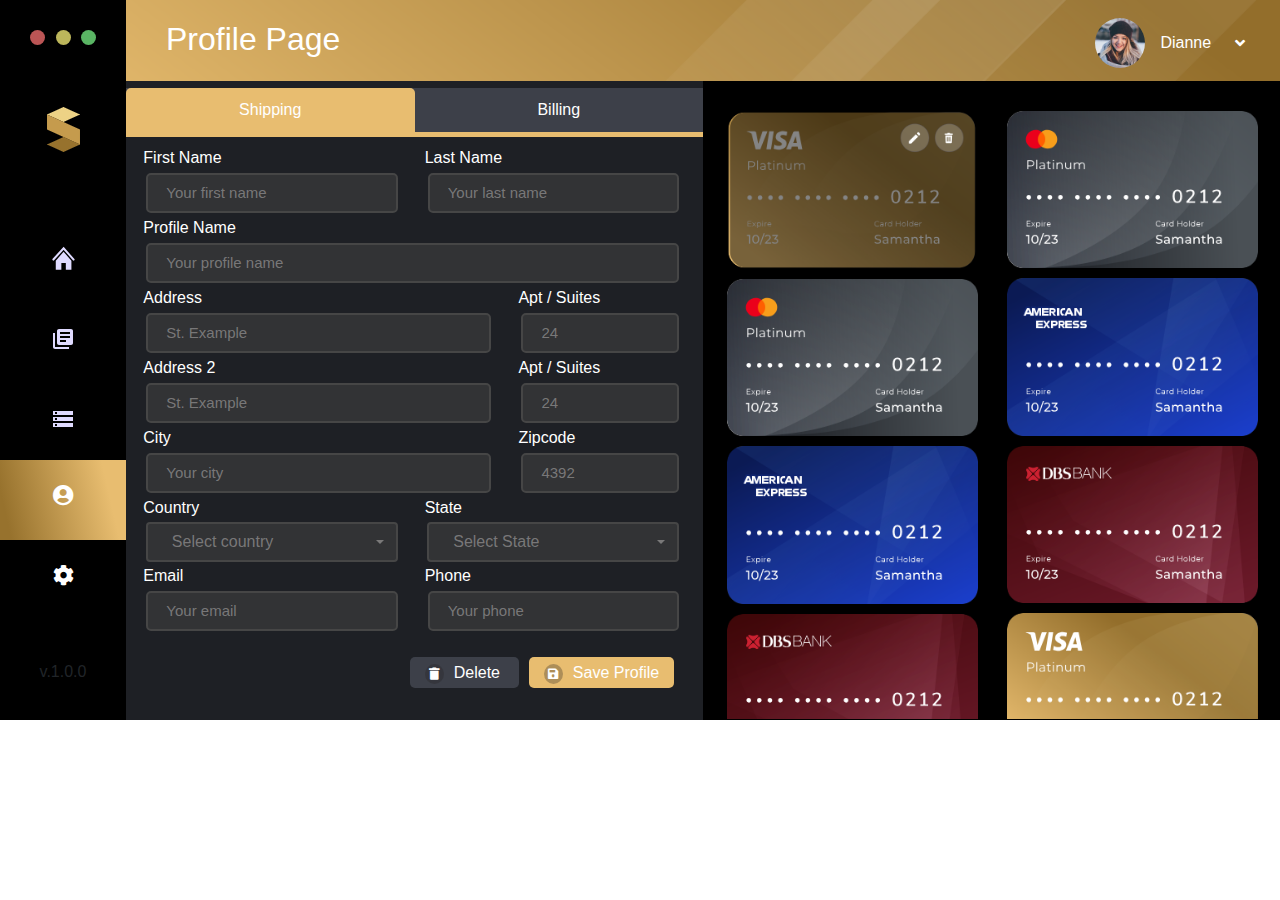
<file: profile-page.html>
<!DOCTYPE html>
<html lang="en">
<head>
    <meta charset="UTF-8">
    <meta name="viewport" content="width=device-width, initial-scale=1.0">
    <title>ProfilePage</title>
    <link rel="stylesheet" href="./css/all.min.css">
    <link rel="stylesheet" href="./css/bootstrap.min.css">
    <link rel="stylesheet" href="./css/slick.css">
    <link rel="stylesheet" href="./css/slick-theme.css">
    <link rel="stylesheet" href="./css/animate.min.css">
    <link rel="stylesheet" href="./css/min.css">
</head>
<body>




   
    
    <main class="head">
        <div class="top-div">
              <!-- start sidebar -->
             <div class="side side-profile">
                <div class="top">
                    <div class="spans">
                        <span class="red"></span>
                        <span class="yellow"></span>
                        <span class="green"></span>
                    </div>
                    <img src="./image/logo-gold.png">
                </div>
                <div class="center">
                    <ul class="list-unstyled">
                        <li class="active-link index">
                            <a href="./index.html">
                                <img src="./image/Icon-25px.png">
                            </a>
                        </li>
                        <li class="task-page">
                            <a href="./task-page.html">
                                <img src="./image/shap2.png">
                            </a>
                        </li>
                        <li class=" proxy-page">
                            <a href="./proxy-page.html">
                                <img src="./image/Icon-24px.png">
                            </a>
                        </li>
                        <li class="profile-page">
                            <a href="./profile-page.html">
                                <!-- <img src="./image/ic_account_circle.png"> -->
                                <i class="fas fa-user-circle"></i>
                            </a>
                        </li>
                        <li class="setting">
                            <a href="./setting.html">
                                <!-- <img src="./image/Shape1.png"> -->
                            <i class="fas fa-cog"></i>
                            </a>
                        </li>
                    </ul>
                </div>
                <div class="bottom">
                    v.1.0.0
                </div>
            </div>
            <!-- end sidebar -->
            <!-- start profile-page -->
            <div class="profile-container">
            <div class="profilePage">
                <div class="top-profile">
                    <h2>Profile Page</h2>
                    <div class="select">
                        <img src="./image/gairl.png">
                        <div class="dropdown">
                            <button class="btn dropdown-toggle" type="button" id="dropdownMenuButton" data-toggle="dropdown" aria-haspopup="true" aria-expanded="false">
                                Dianne
                            </button>
                            <div class="dropdown-menu" aria-labelledby="dropdownMenuButton">
                              <a class="dropdown-item" href="#"><i class="fas fa-sign-out-alt"></i>Logout</a>
                              <a class="dropdown-item" href="#"><i class="fas fa-redo"></i>renewal</a>
                            </div>
                          </div>
                    </div>
                </div>

                <div class="profile-content">
                    <!-- start profile-info -->
                    <div class="profile-info wow animate__bounceInLeft" data-wow-duration="1.4s">
                        <ul class="list-unstyled">
                            <li class="bg-y noCheck">Shipping</li>
                            <li class="check">Billing</li>
                            <!-- <li class="noCheck">Card Information</li> -->
                        </ul>
                        <div class="form-filed">
                            <form>
                                <div class="one">
                                    <div class="form-check">
                                        <input type="checkbox">
                                        <label>Billing Information Same as Shipping</label>
                                    </div>
                                    <div class="row">
                                      <div class="col-lg-6 col-sm-12">
                                        <div>
                                            <label>First Name</label>
                                            <input type="text" placeholder="Your first name">
                                        </div>
                                      </div>
                                        <div class="col-lg-6 col-sm-12">
                                            <div>
                                                <label>Last Name</label>
                                                <input type="text" placeholder="Your last name">
                                            </div>
                                        </div>
                                        <div class="col-12">
                                            <div>
                                                <label>Profile Name</label>
                                                <input type="text" placeholder="Your profile name">
                                            </div>
                                        </div>
                                    </div>
                                </div>
                                <div class="two">
                                    <div class="row">
                                        <div class="col-lg-8 col-sm-12">
                                            <label>Address</label>
                                            <input type="text" placeholder="St. Example">
                                            <label>Address 2</label>
                                            <input type="text" placeholder="St. Example">
                                            <label>City</label>
                                            <input type="text" placeholder="Your city">
                                        </div>
                                        <div class="col-lg-4 col-sm-12">
                                            <label>Apt / Suites</label>
                                            <input type="text" placeholder="24">
                                            <label>Apt / Suites</label>
                                            <input type="text" placeholder="24">
                                            <label>Zipcode</label>
                                            <input type="text" placeholder="4392">
                                        </div>
                                    </div>
                                </div>
                                <div class="three">
                                  <div class="row">
                                    <div class="col-lg-6 col-sm-12">
                                        <label>Country</label>
                                        <div class="dropdown">
                                            <button class="btn dropdown-toggle" type="button" id="dropdownMenuButton" data-toggle="dropdown" aria-haspopup="true" aria-expanded="false">
                                                Select country
                                            </button>
                                            <div class="dropdown-menu" aria-labelledby="dropdownMenuButton">
                                              <a class="dropdown-item" href="#">Select country</a>
                                              <a class="dropdown-item" href="#">Select country</a>
                                              <a class="dropdown-item" href="#">Select country</a>
                                            </div>
                                          </div>
                                        <!-- <i class="fas fa-sort-down"></i> -->
                                    </div>
                                    <div class="col-lg-6 col-sm-12">
                                        <label>State</label>
                                        <div class="dropdown">
                                            <button class="btn dropdown-toggle" type="button" id="dropdownMenuButton" data-toggle="dropdown" aria-haspopup="true" aria-expanded="false">
                                                Select State
                                            </button>
                                            <div class="dropdown-menu" aria-labelledby="dropdownMenuButton">
                                              <a class="dropdown-item" href="#">Select State</a>
                                              <a class="dropdown-item" href="#">Select State</a>
                                              <a class="dropdown-item" href="#">Select State</a>
                                            </div>
                                          </div>
                                        <!-- <i class="fas fa-sort-down"></i> -->
                                    </div>
                                  </div>
                                </div>
                                <div class="four">
                                  <div class="row">
                                    <div class="col-lg-6 col-sm-12">
                                        <label>Email</label>
                                        <input type="text" placeholder="Your email">
                                    </div>
                                    <div class="col-lg-6 col-sm-12">
                                        <label>Phone</label>
                                        <input type="text" placeholder="Your phone">
                                    </div>
                                  </div>
                                </div>
                            </form>
                        </div>
                        <div class="buttons">
                            <span>
                                <i class="fas fa-trash"></i>
                                Delete
                            </span>
                            <span>
                                <i class="fas fa-save"></i>
                                Save Profile
                            </span>
                        </div>
                    </div>
                      <!-- end profile-info -->

                      <!-- start profile-img -->
                      <div class="profile-img wow animate__bounceInRight" data-wow-duration="1.4s">
                        <div class="images">
                            <div class="row">
                              <div class="col-6 pr-0 col-sm-12 col-lg-6">
                                 <img src="./image/Group-6.png">
                                 <img src="./image/Group-5.png">
                                 <img src="./image/Group.png">
                                 <img src="./image/Group6.png">
                                 <img src="./image/Group10.png">
                              </div>
                              <div class="col-6 pr-0 col-sm-12 col-lg-6">
                              <img src="./image/Group-5.png">
                              <img src="./image/Group.png">
                              <img src="./image/Group6.png">
                              <img src="./image/Group10.png">
                              <img src="./image/Group-5.png">
                              </div>
                            </div>
                        </div>
                      </div>
                      <!-- end profile-img -->
                </div>
            </div>
           </div>
            <!-- end profile-page -->
            </div>
    </main>

    <script src="./js/jquery-3.4.1.min.js"></script>
    <script src="./js/popper.min.js"></script>
    <script src="./js/bootstrap.min.js"></script>
    <script src="./js/slick.js"></script>
    <script src="./js/min.js"></script>
    <script src="js/wow.min.js"></script>
    <script>
    new WOW().init();
    </script>
</body>
</html>
</file>
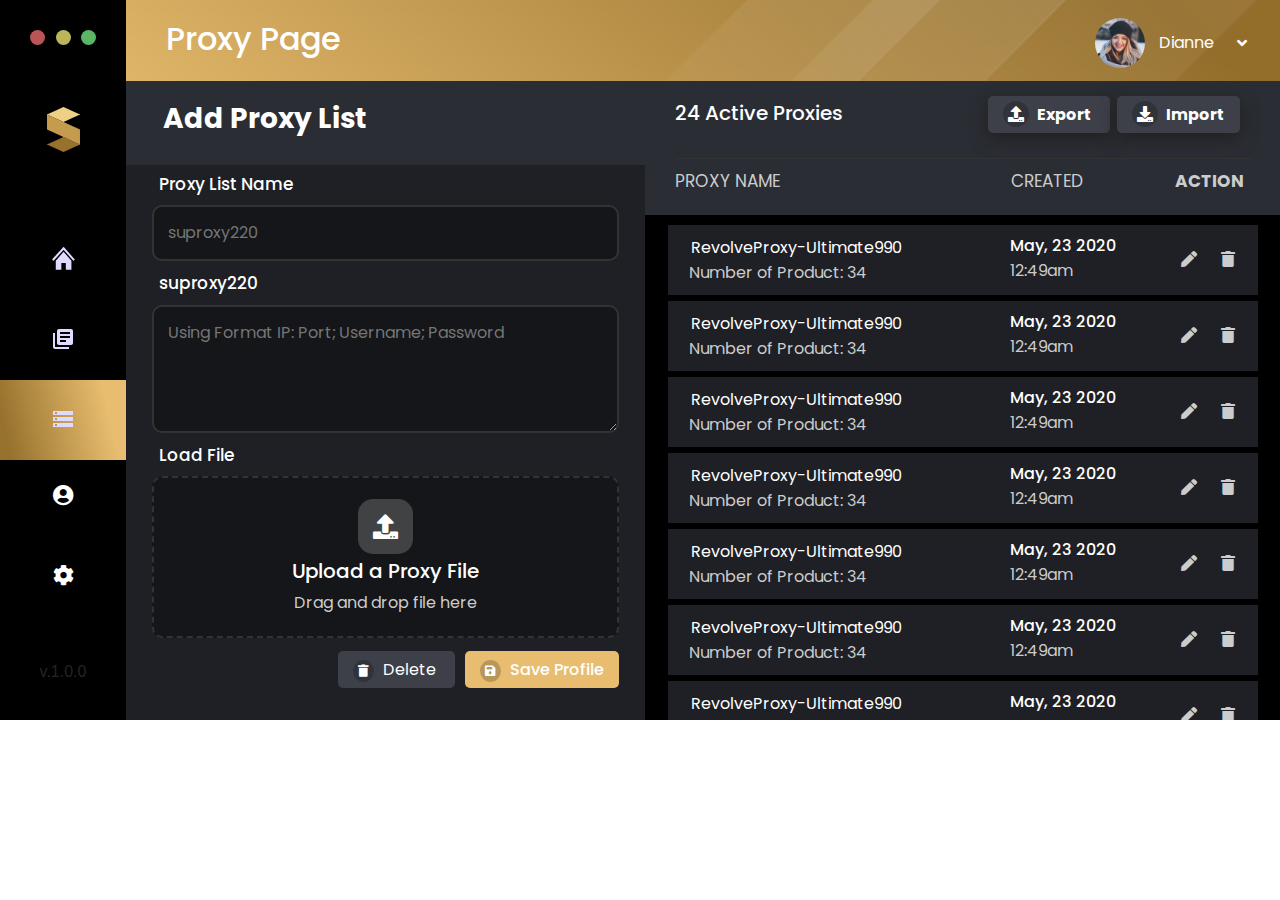
<file: proxy-page.html>
<!DOCTYPE html>
<html lang="en">
  <head>
    <meta charset="UTF-8" />
    <title>ProxyPage</title>
    <link rel="stylesheet" href="./css/all.min.css" />
    <link rel="stylesheet" href="./css/bootstrap.min.css" />
    <link rel="stylesheet" href="./css/slick.css" />
    <link rel="stylesheet" href="./css/slick-theme.css" />
    <link rel="stylesheet" href="./css/dropzone.min.css" />
    <link rel="stylesheet" href="./css/animate.min.css">
    <link rel="stylesheet" href="./css/min.css" />
  </head>
  <body>




    



    <main class="head">
      <!-- <div class="top-div"> -->
      <!-- start sidebar -->
      <div class="side">
        <div class="top">
          <div class="spans">
            <span class="red"></span>
            <span class="yellow"></span>
            <span class="green"></span>
          </div>
          <img src="./image/logo-gold.png" />
        </div>
        <div class="center">
            <ul class="list-unstyled">
                <li class="active-link index">
                    <a href="./index.html">
                        <img src="./image/Icon-25px.png">
                    </a>
                </li>
                <li class="task-page">
                    <a href="./task-page.html">
                        <img src="./image/shap2.png">
                    </a>
                </li>
                <li class=" proxy-page">
                    <a href="./proxy-page.html">
                        <img src="./image/Icon-24px.png">
                    </a>
                </li>
                <li class="profile-page">
                    <a href="./profile-page.html">
                        <!-- <img src="./image/ic_account_circle.png"> -->
                        <i class="fas fa-user-circle"></i>
                    </a>
                </li>
                <li class="setting">
                    <a href="./setting.html">
                       <!-- <img src="./image/Shape1.png"> -->
                       <i class="fas fa-cog"></i>
                    </a>
                </li>
            </ul>
        </div>
        <div class="bottom">
                    v.1.0.0
                </div>
      </div>
      <!-- end sidebar -->

      <!-- start proxy-page -->
      <div class="proxy-container">
      <div class="proxyPage">
        <div class="top-proxy">
          <h2>Proxy Page</h2>
          <div class="select">
            <img src="./image/gairl.png" />
            <div class="dropdown">
              <button class="btn dropdown-toggle" type="button" id="dropdownMenuButton" data-toggle="dropdown" aria-haspopup="true" aria-expanded="false">
                  Dianne
              </button>
              <div class="dropdown-menu" aria-labelledby="dropdownMenuButton">
                <a class="dropdown-item" href="#"><i class="fas fa-sign-out-alt"></i>Logout</a>
                <a class="dropdown-item" href="#"><i class="fas fa-redo"></i>renewal</a>
              </div>
            </div>
          </div>
        </div>

        <div class="proxy-content">
          <div class="proxy-form wow animate__bounceInLeft" data-wow-duration="1.4s">
            <div class="form-head">
              <h3>Add Proxy List</h3>
            </div>
            <!-- <div class="row">
              <div class="col-12"> -->
            <form>
              <div>
                <label>Proxy List Name</label>
                <input type="text" id="listName" placeholder="suproxy220" />
              </div>
              <div>
                <label>suproxy220</label>
                <textarea
                  type="text"
                  placeholder="Using Format IP: Port; Username; Password"
                  rows="4"
                ></textarea>
              </div>
              <div class="load">
                <label>Load File</label>
                <div
                  action="/file-upload"
                  class="dropzone mb-0"
                  id="my-awesome-dropzone"
                >
                  <div class="text-center mb-0">
                    <i class="fas fa-upload"></i>
                    <h5>Upload a Proxy File</h5>
                    <span>Drag and drop file here</span>
                  </div>
                </div>
              </div>
              <div class="buttons">
                <span>
                  <i class="fas fa-trash"></i>
                  Delete
                </span>
                <span id="addList">
                  <i class="fas fa-save"></i>
                  Save Profile
                </span>
              </div>
            </form>
          <!-- </div>
          </div> -->
          </div>

          <div class="proxy-table wow animate__bounceInRight" data-wow-duration="1.4s">
            <div class="table-head">
              <div class="table-head-top">
                <h5>24 Active Proxies</h5>
                <div>
                  <span>
                    <i class="fas fa-upload"></i>
                    Export
                  </span>
                  <span>
                    
                    <i class="fas fa-download"></i>
                    Import
                  </span>
                </div>
              </div>
              <div class="table-head-down">
                <span>PROXY NAME</span>
                <span>CREATED</span>
                <strong>ACTION</strong>
              </div>
            </div>
            <div class="table-content">
              <table id="listTable">
                <thead>
                  <tr>
                    <td>

                      <input type="text" value="RevolveProxy-Ultimate990" disabled="disabled">
                      <span>Number of Product: 34</span>
                    </td>
                    <td>
                      <h6>May, 23 2020</h6>
                      <span>12:49am</span>
                    </td>
                    <td>
                      <i class="fas fa-save d-none" id="save1"></i>
                      <i class="fas fa-pen"  id="pen1"></i>
                      <i class="fas fa-trash" id="clear1"></i>
                    </td>
                  </tr>
                  <tr>
                    <td>
                      <input type="text" value="RevolveProxy-Ultimate990" disabled="disabled">
                      <span>Number of Product: 34</span>
                    </td>
                    <td>
                      <h6>May, 23 2020</h6>
                      <span>12:49am</span>
                    </td>
                    <td>
                      <i class="fas fa-save d-none" id="save1"></i>
                      <i class="fas fa-pen" id="pen1"></i>
                      <i class="fas fa-trash" id="clear1"></i>
                    </td>
                  </tr>
                  <tr>
                    <td>
                      <input type="text" value="RevolveProxy-Ultimate990" disabled="disabled">
                      <span>Number of Product: 34</span>
                    </td>
                    <td>
                      <h6>May, 23 2020</h6>
                      <span>12:49am</span>
                    </td>
                    <td>
                      <i class="fas fa-save d-none" id="save1"></i>
                      <i class="fas fa-pen" id="pen1"></i>
                      <i class="fas fa-trash" id="clear1"></i>
                    </td>
                  </tr>
                  <tr>
                    <td>
                      <input type="text" value="RevolveProxy-Ultimate990" disabled="disabled">
                      <span>Number of Product: 34</span>
                    </td>
                    <td>
                      <h6>May, 23 2020</h6>
                      <span>12:49am</span>
                    </td>
                    <td>
                      <i class="fas fa-save d-none" id="save1"></i>
                      <i class="fas fa-pen" id="pen1"></i>
                      <i class="fas fa-trash" id="clear1"></i>
                    </td>
                  </tr>
                  <tr>
                    <td>
                      <input type="text" value="RevolveProxy-Ultimate990" disabled="disabled">
                      <span>Number of Product: 34</span>
                    </td>
                    <td>
                      <h6>May, 23 2020</h6>
                      <span>12:49am</span>
                    </td>
                    <td>
                      <i class="fas fa-save d-none" id="save1"></i>
                      <i class="fas fa-pen" id="pen1"></i>
                      <i class="fas fa-trash" id="clear1"></i>
                    </td>
                  </tr>
                  <tr>
                    <td>
                      <input type="text" value="RevolveProxy-Ultimate990" disabled="disabled">
                      <span>Number of Product: 34</span>
                    </td>
                    <td>
                      <h6>May, 23 2020</h6>
                      <span>12:49am</span>
                    </td>
                    <td>
                      <i class="fas fa-save d-none" id="save1"></i>
                      <i class="fas fa-pen" id="pen1"></i>
                      <i class="fas fa-trash" id="clear1"></i>
                    </td>
                  </tr>
                  <tr>
                    <td>
                      <input type="text" value="RevolveProxy-Ultimate990" disabled="disabled">
                      <span>Number of Product: 34</span>
                    </td>
                    <td>
                      <h6>May, 23 2020</h6>
                      <span>12:49am</span>
                    </td>
                    <td>
                      <i class="fas fa-save d-none" id="save1"></i>
                      <i class="fas fa-pen" id="pen1"></i>
                      <i class="fas fa-trash" id="clear1"></i>
                    </td>
                  </tr>
                  <tr>
                    <td>
                      <input type="text" value="RevolveProxy-Ultimate990" disabled="disabled">
                      <span>Number of Product: 34</span>
                    </td>
                    <td>
                      <h6>May, 23 2020</h6>
                      <span>12:49am</span>
                    </td>
                    <td>
                      <i class="fas fa-save d-none" id="save1"></i>
                      <i class="fas fa-pen" id="pen1"></i>
                      <i class="fas fa-trash" id="clear1"></i>
                    </td>
                  </tr>
                  <tr>
                    <td>
                      <input type="text" value="RevolveProxy-Ultimate990" disabled="disabled">
                      <span>Number of Product: 34</span>
                    </td>
                    <td>
                      <h6>May, 23 2020</h6>
                      <span>12:49am</span>
                    </td>
                    <td>
                      <i class="fas fa-save d-none" id="save1"></i>
                      <i class="fas fa-pen" id="pen1"></i>
                      <i class="fas fa-trash" id="clear1"></i>
                    </td>
                  </tr>
                  <tr>
                    <td>
                      <input type="text" value="RevolveProxy-Ultimate990" disabled="disabled">
                      <span>Number of Product: 34</span>
                    </td>
                    <td>
                      <h6>May, 23 2020</h6>
                      <span>12:49am</span>
                    </td>
                    <td>
                      <i class="fas fa-save d-none" id="save1"></i>
                      <i class="fas fa-pen" id="pen1"></i>
                      <i class="fas fa-trash" id="clear1"></i>
                    </td>
                  </tr>
                  <tr>
                    <td>
                      <input type="text" value="RevolveProxy-Ultimate990" disabled="disabled">
                      <span>Number of Product: 34</span>
                    </td>
                    <td>
                      <h6>May, 23 2020</h6>
                      <span>12:49am</span>
                    </td>
                    <td>
                      <i class="fas fa-save d-none" id="save1"></i>
                      <i class="fas fa-pen" id="pen1"></i>
                      <i class="fas fa-trash" id="clear1"></i>
                    </td>
                  </tr> 
                </thead>
              </table>
            </div>
          </div>


        </div>
      </div>
    </div>
      <!-- end proxy-page -->
    <!-- </div> -->
    </main>

    <script src="./js/jquery-3.4.1.min.js"></script>
    <script src="./js/popper.min.js"></script>
    <script src="./js/bootstrap.min.js"></script>
    <script src="./js/slick.js"></script>
    <script src="./js/dropzone.js"></script>
    <script src="./js/min.js"></script>
    <script src="js/wow.min.js"></script>
    <script>
    new WOW().init();
    </script>
  </body>
</html>
</file>
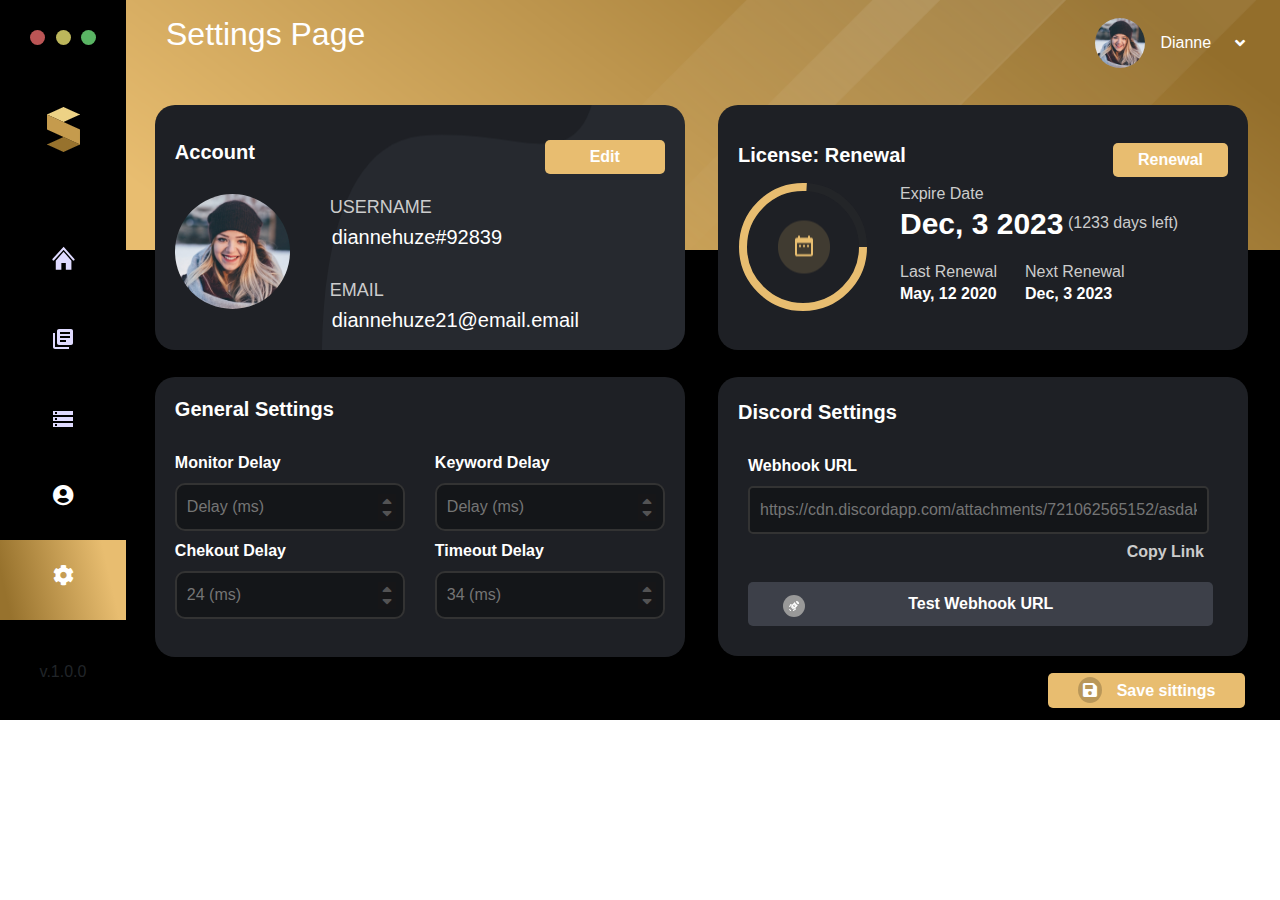
<file: setting.html>
<!DOCTYPE html>
<html lang="en">
<head>
    <meta charset="UTF-8">
    <meta name="viewport" content="width=device-width, initial-scale=1.0">
    <title>Settings</title>
    <link rel="stylesheet" href="./css/all.min.css">
    <link rel="stylesheet" href="./css/bootstrap.min.css">
    <link rel="stylesheet" href="./css/slick.css">
    <link rel="stylesheet" href="./css/slick-theme.css">
    <link rel="stylesheet" href="./css/animate.min.css">
    <link rel="stylesheet" href="./css/min.css">
</head>
<body>
    


    



    <main class="head">
        <div class="top-div">
          <!-- start sidebar -->
          <div class="side side-setting">
            <div class="top">
                <div class="spans">
                    <span class="red"></span>
                    <span class="yellow"></span>
                    <span class="green"></span>
                </div>
                <img src="./image/logo-gold.png">
            </div>
            <div class="center">
                <ul class="list-unstyled">
                    <li class="active-link index">
                        <a href="./index.html">
                            <img src="./image/Icon-25px.png">
                        </a>
                    </li>
                    <li class="task-page">
                        <a href="./task-page.html">
                            <img src="./image/shap2.png">
                        </a>
                    </li>
                    <li class=" proxy-page">
                        <a href="./proxy-page.html">
                            <img src="./image/Icon-24px.png">
                        </a>
                    </li>
                    <li class="profile-page">
                        <a href="./profile-page.html">
                            <!-- <img src="./image/ic_account_circle.png"> -->
                            <i class="fas fa-user-circle"></i>
                        </a>
                    </li>
                    <li class="setting">
                        <a href="./setting.html">
                             <!-- <img src="./image/Shape1.png"> -->
                             <i class="fas fa-cog"></i>
                        </a>
                    </li>
                </ul>
            </div>
            <div class="bottom">
                v.1.0.0
            </div>
        </div>
        <!-- end sidebar -->


        <!-- start setting -->
        <div class="setting-container">
        <div class="setting">
            <div class="top-setting">
                <h2>Settings Page</h2>
                <div class="select">
                    <img src="./image/gairl.png">
                    <div class="dropdown">
                        <button class="btn dropdown-toggle" type="button" id="dropdownMenuButton" data-toggle="dropdown" aria-haspopup="true" aria-expanded="false">
                            Dianne
                        </button>
                        <div class="dropdown-menu" aria-labelledby="dropdownMenuButton">
                          <a class="dropdown-item" href="#"><i class="fas fa-sign-out-alt"></i>Logout</a>
                          <a class="dropdown-item" href="#"><i class="fas fa-redo"></i>renewal</a>
                        </div>
                      </div>
                </div>
            </div>

            <div class="setting-content">
              <div class="setting-content-center">
                <div class="row">
                    <div class="col-6 first top col-sm-12 col-xl-6">
                        <div class="account wow animate__zoomIn" data-wow-duration="1.4s">
                            <div class="account-btn">
                                <h6>Account</h6>
                                <span id="spanEdit">Edit</span>
                            </div>
                            <div class="account-info">
                                <img src="./image/gairl.png">
                                <div class="emails">
                                    <div class="mb-4">
                                        <span>USERNAME</span>
                                        <input type="text" value="diannehuze#92839" disabled="disabled">
                                    </div>
                                    <div>
                                        <span>EMAIL</span>
                                        <input type="text" value="diannehuze21@email.email" disabled="disabled">
                                    </div>
                                </div>
                            </div>
                        </div>
                        <div class="general wow animate__zoomIn" data-wow-duration="1.4s">
                            <h5>General Settings</h5>
                            <div class="row">
                                <div class="col-6">
                                    <label>Monitor Delay</label>
                                    <input type="number" placeholder="Delay (ms)">
                                    <span>
                                        <i class="fas fa-sort-up"></i>
                                        <i class="fas fa-sort-down"></i>
                                    </span>
                                </div>
                                <div class="col-6">
                                    <label>Keyword Delay</label>
                                    <input type="number" placeholder="Delay (ms)">
                                    <span>
                                        <i class="fas fa-sort-up"></i>
                                        <i class="fas fa-sort-down"></i>
                                    </span>
                                </div>
                                <div class="col-6">
                                    <label>Chekout Delay</label>
                                    <input type="number" placeholder="24 (ms)">
                                    <span>
                                        <i class="fas fa-sort-up"></i>
                                        <i class="fas fa-sort-down"></i>
                                    </span>
                                </div>
                                <div class="col-6">
                                    <label>Timeout Delay</label>
                                    <input type="number" placeholder="34 (ms)">
                                    <span>
                                        <i class="fas fa-sort-up"></i>
                                        <i class="fas fa-sort-down"></i>
                                    </span>
                                </div>
                            </div>
                        </div>
                    </div>
                    <div class="col-6 second top col-sm-12 col-xl-6">
                        <div class="license wow animate__zoomIn" data-wow-duration="1.4s">
                            <div class="renewal">
                              <h5>License: Renewal</h5>
                              <span>Renewal</span>
                            </div>
                            <div class="license-info">
                                <div class="shape" id="chart2">
                                    <div class="percent">
                                        <svg>
                                            <circle cx="60" cy="60" r="60"></circle>
                                            <circle cx="60" cy="60" r="60"></circle>
                                        </svg>
                                        <img src="./image/Group-12.png">
                                    </div>
                                </div>
                                <div class="expire">
                                    <span class="d-block">Expire Date</span>
                                    <h4 class="d-inline-block">Dec, 3 2023</h4>
                                    <span>(1233 days left)</span>
                                    <div class="date">
                                        <div>
                                            <span>Last Renewal</span>
                                            <h6>May, 12 2020</h6>
                                        </div>
                                        <div>
                                            <span>Next Renewal</span>
                                            <h6>Dec, 3 2023</h6>
                                        </div>
                                    </div>
                                </div>
                            </div>
                        </div>
                        <div class="discord wow animate__zoomIn" data-wow-duration="1.4s">
                            <h5>Discord Settings</h5>
                            <div>
                                <label>Webhook URL</label>
                                <input type="text" placeholder="https://cdn.discordapp.com/attachments/721062565152/asdak…">
                                <span class="copy">
                                    <span>Copy Link</span>
                                </span>
                            </div>
                            <span>
                                <img src="./image/rocket.png">
                                Test Webhook URL
                            </span>
                        </div>
                    </div>
                </div>

              </div>

                
                <div class="save wow animate__bounceInRight" data-wow-duration="1.4s">
                    <span class="saveSitting">
                        <i class="fas fa-save"></i>
                        Save sittings
                    </span>
                </div>
            </div>
        </div>
    </div>
        <!-- end setting -->
    </div>
    </main>




    <script src="./js/jquery-3.4.1.min.js"></script>
    <script src="./js/popper.min.js"></script>
    <script src="./js/bootstrap.min.js"></script>
    <script src="./js/slick.js"></script>
    <script src="./js/min.js"></script>
    <script src="js/wow.min.js"></script>
    <script>
    new WOW().init();
    </script>
</body>
</html>
</file>
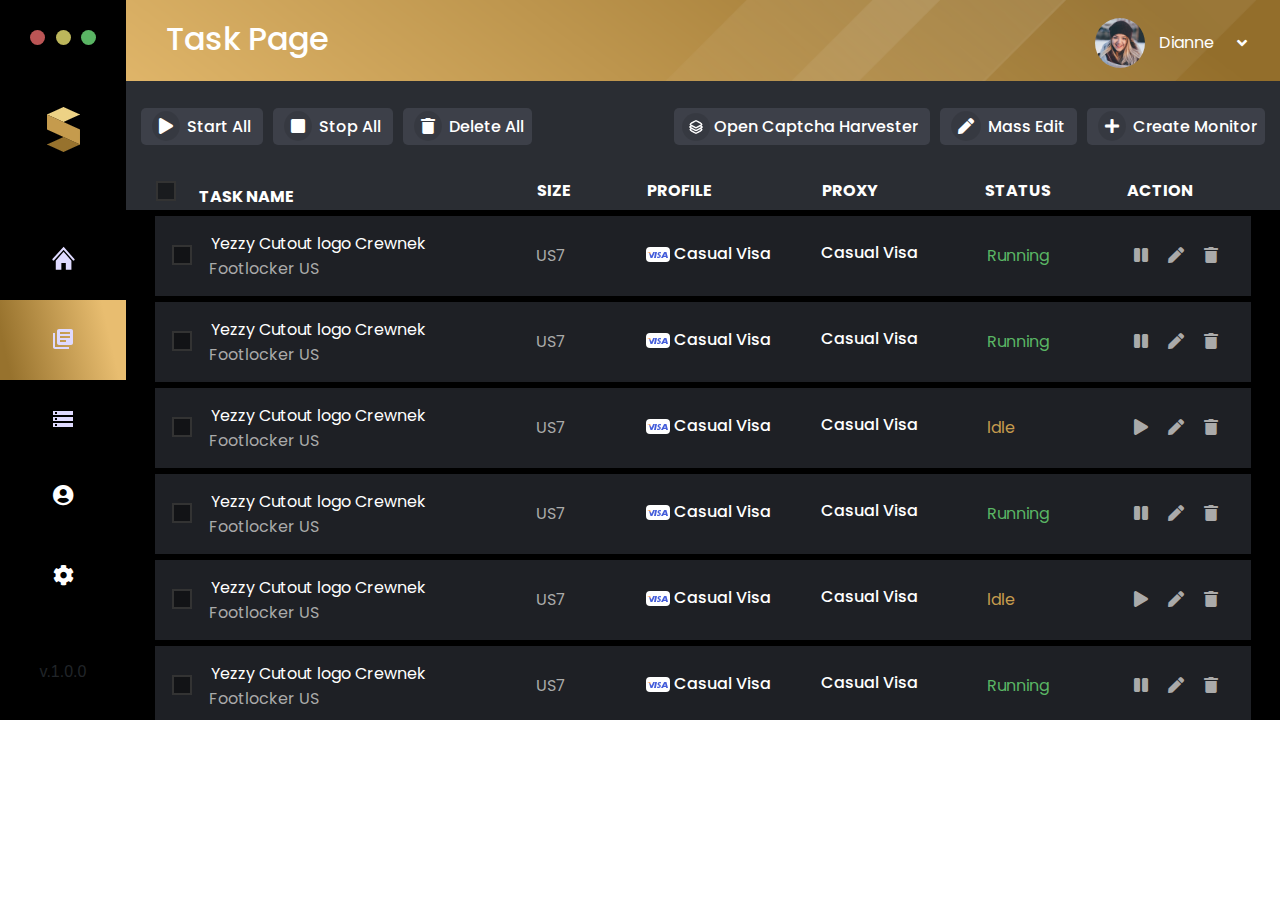
<file: task-page.html>
<!DOCTYPE html>
<html lang="en">
  <head>
    <meta charset="UTF-8" />
    <meta name="viewport" content="width=device-width, initial-scale=1.0" />
    <title>TaskPage</title>
    <link rel="stylesheet" href="./css/all.min.css" />
    <link rel="stylesheet" href="./css/bootstrap.min.css" />
    <link rel="stylesheet" href="./css/slick.css" />
    <link rel="stylesheet" href="./css/slick-theme.css" />
    <link rel="stylesheet" href="./css/animate.min.css">
    <link rel="stylesheet" href="./css/min.css" />
  </head>
  <body>


    



    <main class="head">
      <div class="top-div">
      <!-- start sidebar -->
      <div class="side side-task">
        <div class="top">
          <div class="spans">
            <span class="red"></span>
            <span class="yellow"></span>
            <span class="green"></span>
          </div>
          <img src="./image/logo-gold.png" />
        </div>
        <div class="center">
          <ul class="list-unstyled">
            <li class="active-link index">
              <a href="./index.html">
                <img src="./image/Icon-25px.png" />
              </a>
            </li>
            <li class="task-page">
              <a href="./task-page.html">
                <img src="./image/shap2.png" />
              </a>
            </li>
            <li class="proxy-page">
              <a href="./proxy-page.html">
                <img src="./image/Icon-24px.png" />
              </a>
            </li>
            <li class="profile-page">
              <a href="./profile-page.html">
                <!-- <img src="./image/ic_account_circle.png" /> -->
                <i class="fas fa-user-circle"></i>
              </a>
            </li>
            <li class="setting">
              <a href="./setting.html">
                 <!-- <img src="./image/Shape1.png"> -->
                 <i class="fas fa-cog"></i>
              </a>
            </li>
          </ul>
        </div>
        <div class="bottom">
          v.1.0.0
        </div>
      </div>
      <!-- end sidebar -->

      <!-- start task-page -->

      <div class="task-container">
        <div class="taskPage">
          <div class="top-task">
            <h2>Task Page</h2>
            <div class="select">
              <img src="./image/gairl.png" />
              <div class="dropdown">
                <button class="btn dropdown-toggle" type="button" id="dropdownMenuButton" data-toggle="dropdown" aria-haspopup="true" aria-expanded="false">
                    Dianne
                </button>
                <div class="dropdown-menu" aria-labelledby="dropdownMenuButton">
                  <a class="dropdown-item" href="#"><i class="fas fa-sign-out-alt"></i>Logout</a>
                  <a class="dropdown-item" href="#"><i class="fas fa-redo"></i>renewal</a>
                </div>
              </div>
            </div>
          </div>
          <div class="controller">
            <div class="left-control wow animate__bounceInLeft" data-wow-duration="1.4s">
              <span id="startAll">
                <i class="fas fa-play"></i>
                Start All
              </span>
              <span id="stop">
                <i class="fas fa-stop"></i>
                Stop All
              </span>
              <span id="deleteAll">
                <i class="fas fa-trash"></i>
                Delete All
              </span>
            </div>
            <div class="right-control wow animate__bounceInRight" data-wow-duration="1.4s">
              <span id="open">
                <img src="./image/Shape.png" />
                Open Captcha Harvester
              </span>
              <span>
                <i class="fas fa-pen"></i>
                Mass Edit
              </span>
              <span id="add">
                <i class="fas fa-plus"></i>
                Create Monitor
              </span>
            </div>
          </div>

          <div class="table-head">
            <!-- <span class="s1">
              <label class="container ss1">
                <input type="checkbox" />
                <span class="checkmark cust"></span>
              </label>
              TASK NAME
            </span>
            <span class="s2">SIZE</span>
            <span class="s3">PROFILE</span>
            <strong class="sp1">PROXY</strong>
            <strong class="sp1">STATUS</strong>
            <strong class="sp1">ACTION</strong> -->
          </div>
          <div class="contain-table">
            <table id="taskTable">








              <thead>
                <tr class="tr">
                  <th>
                    <label class="container ss1">
                      <input type="checkbox" />
                      <span class="checkmark cust"></span>
                    </label>
                    TASK NAME
                  </th>


                  <th>SIZE</th>
                  <th>PROFILE</th>
                  <th>PROXY</th>
                  <th>STATUS</th>
                  <th>ACTION</th>
                </tr>
              </thead>












              
              <tbody>
                <tr class="wow animate__zoomIn" data-wow-duration="1s">
                  <td class="task">
                    <label class="container">
                      <input type="checkbox" />
                      <span class="checkmark"></span>
                    </label>
                    <div class="ml-2">
                      <input
                        type="text"
                        value="Yezzy Cutout logo Crewnek"
                        disabled="disabled"
                      />
                      <span>Footlocker US</span>
                    </div>
                  </td>
                  <td class="size">US7</td>
                  <td class="profile">
                    <img src="./image/Group-16.png" />
                    <h6>Casual Visa</h6>
                  </td>
                  <td class="proxy"><h6>Casual Visa</h6></td>
                  <td class="status">Running</td>
                  <td class="action">
                    <i class="fas fa-pause" id="play"></i>
                    <i class="fas fa-pen" id="edit"></i>
                    <i class="fas fa-trash" id="delete"></i>
                  </td>
                </tr>

                <tr class="wow animate__zoomIn" data-wow-duration="1.2s">
                  <td class="task">
                    <label class="container">
                      <input type="checkbox" />
                      <span class="checkmark"></span>
                    </label>
                    <div class="ml-2">
                      <input
                        type="text"
                        value="Yezzy Cutout logo Crewnek"
                        disabled="disabled"
                      />
                      <span>Footlocker US</span>
                    </div>
                  </td>
                  <td class="size">US7</td>
                  <td class="profile">
                    <img src="./image/Group-16.png" />
                    <h6>Casual Visa</h6>
                  </td>
                  <td class="proxy"><h6>Casual Visa</h6></td>
                  <td class="status">Running</td>
                  <td class="action">
                    <i class="fas fa-pause" id="play"></i>
                    <i class="fas fa-pen" id="edit"></i>
                    <i class="fas fa-trash" id="delete"></i>
                  </td>
                </tr>

                <tr class="wow animate__zoomIn" data-wow-duration="1.4s">
                  <td class="task">
                    <label class="container">
                      <input type="checkbox" />
                      <span class="checkmark"></span>
                    </label>
                    <div class="ml-2">
                      <input
                        type="text"
                        value="Yezzy Cutout logo Crewnek"
                        disabled="disabled"
                      />
                      <span>Footlocker US</span>
                    </div>
                  </td>
                  <td class="size">US7</td>
                  <td class="profile">
                    <img src="./image/Group-16.png" />
                    <h6>Casual Visa</h6>
                  </td>
                  <td class="proxy"><h6>Casual Visa</h6></td>
                  <td class="status orange">ldle</td>
                  <td class="action">
                    <i class="fas fa-play" id="play"></i>
                    <i class="fas fa-pen" id="edit"></i>
                    <i class="fas fa-trash" id="delete"></i>
                  </td>
                </tr>

                <tr class="wow animate__zoomIn" data-wow-duration="1.6s">
                  <td class="task">
                    <label class="container">
                      <input type="checkbox" />
                      <span class="checkmark"></span>
                    </label>
                    <div class="ml-2">
                      <input
                        type="text"
                        value="Yezzy Cutout logo Crewnek"
                        disabled="disabled"
                      />
                      <span>Footlocker US</span>
                    </div>
                  </td>
                  <td class="size">US7</td>
                  <td class="profile">
                    <img src="./image/Group-16.png" />
                    <h6>Casual Visa</h6>
                  </td>
                  <td class="proxy"><h6>Casual Visa</h6></td>
                  <td class="status">Running</td>
                  <td class="action">
                    <i class="fas fa-pause" id="play"></i>
                    <i class="fas fa-pen" id="edit"></i>
                    <i class="fas fa-trash" id="delete"></i>
                  </td>
                </tr>

                <tr class="wow animate__zoomIn" data-wow-duration="1.8s">
                  <td class="task">
                    <label class="container">
                      <input type="checkbox" />
                      <span class="checkmark"></span>
                    </label>
                    <div class="ml-2">
                      <input
                        type="text"
                        value="Yezzy Cutout logo Crewnek"
                        disabled="disabled"
                      />
                      <span>Footlocker US</span>
                    </div>
                  </td>
                  <td class="size">US7</td>
                  <td class="profile">
                    <img src="./image/Group-16.png" />
                    <h6>Casual Visa</h6>
                  </td>
                  <td class="proxy"><h6>Casual Visa</h6></td>
                  <td class="status orange">ldle</td>
                  <td class="action">
                    <i class="fas fa-play" id="play"></i>
                    <i class="fas fa-pen" id="edit"></i>
                    <i class="fas fa-trash" id="delete"></i>
                  </td>
                </tr>

                <tr class="wow animate__zoomIn" data-wow-duration="2s">
                  <td class="task">
                    <label class="container">
                      <input type="checkbox" />
                      <span class="checkmark"></span>
                    </label>
                    <div class="ml-2">
                      <input
                        type="text"
                        value="Yezzy Cutout logo Crewnek"
                        disabled="disabled"
                      />
                      <span>Footlocker US</span>
                    </div>
                  </td>
                  <td class="size">US7</td>
                  <td class="profile">
                    <img src="./image/Group-16.png" />
                    <h6>Casual Visa</h6>
                  </td>
                  <td class="proxy"><h6>Casual Visa</h6></td>
                  <td class="status">Running</td>
                  <td class="action">
                    <i class="fas fa-pause" id="play"></i>
                    <i class="fas fa-pen" id="edit"></i>
                    <i class="fas fa-trash" id="delete"></i>
                  </td>
                </tr>

                <tr class="wow animate__zoomIn" data-wow-duration="2.2s">
                  <td class="task">
                    <label class="container">
                      <input type="checkbox" />
                      <span class="checkmark"></span>
                    </label>
                    <div class="ml-2">
                      <input
                        type="text"
                        value="Yezzy Cutout logo Crewnek"
                        disabled="disabled"
                      />
                      <span>Footlocker US</span>
                    </div>
                  </td>
                  <td class="size">US7</td>
                  <td class="profile">
                    <img src="./image/Group-16.png" />
                    <h6>Casual Visa</h6>
                  </td>
                  <td class="proxy"><h6>Casual Visa</h6></td>
                  <td class="status orange">ldle</td>
                  <td class="action">
                    <i class="fas fa-play" id="play"></i>
                    <i class="fas fa-pen" id="edit"></i>
                    <i class="fas fa-trash" id="delete"></i>
                  </td>
                </tr>

                <tr class="wow animate__zoomIn" data-wow-duration="2.4s">
                  <td class="task">
                    <label class="container">
                      <input type="checkbox" />
                      <span class="checkmark"></span>
                    </label>
                    <div class="ml-2">
                      <input
                        type="text"
                        value="Yezzy Cutout logo Crewnek"
                        disabled="disabled"
                      />
                      <span>Footlocker US</span>
                    </div>
                  </td>
                  <td class="size">US7</td>
                  <td class="profile">
                    <img src="./image/Group-16.png" />
                    <h6>Casual Visa</h6>
                  </td>
                  <td class="proxy"><h6>Casual Visa</h6></td>
                  <td class="status">Running</td>
                  <td class="action">
                    <i class="fas fa-pause" id="play"></i>
                    <i class="fas fa-pen" id="edit"></i>
                    <i class="fas fa-trash" id="delete"></i>
                  </td>
                </tr>

                <tr class="wow animate__zoomIn" data-wow-duration="2.6s">
                  <td class="task">
                    <label class="container">
                      <input type="checkbox" />
                      <span class="checkmark"></span>
                    </label>
                    <div class="ml-2">
                      <input
                        type="text"
                        value="Yezzy Cutout logo Crewnek"
                        disabled="disabled"
                      />
                      <span>Footlocker US</span>
                    </div>
                  </td>
                  <td class="size">US7</td>
                  <td class="profile">
                    <img src="./image/Group-16.png" />
                    <h6>Casual Visa</h6>
                  </td>
                  <td class="proxy"><h6>Casual Visa</h6></td>
                  <td class="status">Running</td>
                  <td class="action">
                    <i class="fas fa-pause" id="play"></i>
                    <i class="fas fa-pen" id="edit"></i>
                    <i class="fas fa-trash" id="delete"></i>
                  </td>
                </tr>
                <tr class="wow animate__zoomIn" data-wow-duration="2.8s">
                  <td class="task">
                    <label class="container">
                      <input type="checkbox" />
                      <span class="checkmark"></span>
                    </label>
                    <div class="ml-2">
                      <input
                        type="text"
                        value="Yezzy Cutout logo Crewnek"
                        disabled="disabled"
                      />
                      <span>Footlocker US</span>
                    </div>
                  </td>
                  <td class="size">US7</td>
                  <td class="profile">
                    <img src="./image/Group-16.png" />
                    <h6>Casual Visa</h6>
                  </td>
                  <td class="proxy"><h6>Casual Visa</h6></td>
                  <td class="status orange">ldle</td>
                  <td class="action">
                    <i class="fas fa-play" id="play"></i>
                    <i class="fas fa-pen" id="edit"></i>
                    <i class="fas fa-trash" id="delete"></i>
                  </td>
                </tr>
                <tr class="wow animate__zoomIn" data-wow-duration="3s">
                  <td class="task">
                    <label class="container">
                      <input type="checkbox" />
                      <span class="checkmark"></span>
                    </label>
                    <div class="ml-2">
                      <input
                        type="text"
                        value="Yezzy Cutout logo Crewnek"
                        disabled="disabled"
                      />
                      <span>Footlocker US</span>
                    </div>
                  </td>
                  <td class="size">US7</td>
                  <td class="profile">
                    <img src="./image/Group-16.png" />
                    <h6>Casual Visa</h6>
                  </td>
                  <td class="proxy"><h6>Casual Visa</h6></td>
                  <td class="status">Running</td>
                  <td class="action">
                    <i class="fas fa-pause" id="play"></i>
                    <i class="fas fa-pen" id="edit"></i>
                    <i class="fas fa-trash" id="delete"></i>
                  </td>
                </tr>
                <tr class="wow animate__zoomIn" data-wow-duration="3.2s">
                  <td class="task">
                    <label class="container">
                      <input type="checkbox" />
                      <span class="checkmark"></span>
                    </label>
                    <div class="ml-2">
                      <input
                        type="text"
                        value="Yezzy Cutout logo Crewnek"
                        disabled="disabled"
                      />
                      <span>Footlocker US</span>
                    </div>
                  </td>
                  <td class="size">US7</td>
                  <td class="profile">
                    <img src="./image/Group-16.png" />
                    <h6>Casual Visa</h6>
                  </td>
                  <td class="proxy"><h6>Casual Visa</h6></td>
                  <td class="status orange">ldle</td>
                  <td class="action">
                    <i class="fas fa-play" id="play"></i>
                    <i class="fas fa-pen" id="edit"></i>
                    <i class="fas fa-trash" id="delete"></i>
                  </td>
                </tr>
              </tbody>
            </table>
          </div>
          <!-- first popup -->
          <div class="overlay">
            <div class="card-popup">
              <div class="new">
                <h3>New Task</h3>
                <i class="fas fa-times"></i>
              </div>
              <form>
                <div class="one">
                  <div class="row">
                    <div class="col-8">
                      <label>Task Name</label>
                      <input type="text" placeholder="Task Name" />
                    </div>
                    <div class="col-4">
                      <label>Profile</label>
                      <select>
                        <option>Select Profile</option>
                        <option>Select Profile</option>
                        <option>Select Profile</option>
                        <option>Select Profile</option>
                      </select>
                    </div>

                    <div class="col-8">
                      <label>Keywords</label>
                      <input
                        type="text"
                        placeholder="Keyword (+positive, -negative)"
                      />
                    </div>
                    <div class="col-4">
                      <label>Proxy List</label>
                      <select>
                        <option>Select Proxy</option>
                        <option>Select Proxy</option>
                        <option>Select Proxy</option>
                        <option>Select Proxy</option>
                      </select>
                    </div>

                    <!-- <div class="three"> -->
                    <!-- <div class="row"> -->
                    <div class="col-12 mb-2">
                      <label>Store</label>
                      <select>
                        <option>Select Store</option>
                        <option>Select Store</option>
                        <option>Select Store</option>
                        <option>Select Store</option>
                      </select>
                    </div>
                    <!-- <div class="row"> -->
                    <div class="col-4">
                      <label>Amount</label>
                      <input type="number" />
                    </div>
                    <div class="col-4">
                      <label>Size</label>
                      <input type="text" placeholder="Size" />
                    </div>
                    <div class="col-4">
                      <label>Color</label>
                      <input type="text" placeholder="Color" />
                    </div>
                    <!-- </div> -->
                    <!-- </div> -->
                    <!-- </div> -->
                  </div>
                </div>
                <div class="four">
                  <div>
                    <h5>Advanced (Optional)</h5>
                    <span class="outer">
                      <span class="inner"></span>
                    </span>
                  </div>
                  <div>
                    <div>
                      <label>Monitor Delay</label>
                      <input type="text" placeholder="Delay (ms)" />
                    </div>
                    <div>
                      <label>Error Delay</label>
                      <input type="text" placeholder="Delay (ms)" />
                    </div>
                    <div>
                      <label>Checkout Delay</label>
                      <input type="text" placeholder="Delay (ms)" />
                    </div>
                  </div>
                </div>
                <div class="button">
                  <button id="button-form">CREATE TASK</button>
                </div>
              </form>
            </div>
          </div>
          <!-- first popup -->
          <!-- second popup -->
          <div class="overlay2">
            <div class="card-popup2">
              <div class="top-card">
                <h3>Captcha Harvester</h3>
                <i class="fas fa-times"></i>
              </div>
              <div class="form-card">
                <div>
                  <label>Harvester Proxy</label>
                  <input type="text" placeholder="IP:Port:Username:Password" />
                </div>
                <span>
                  <i class="fas fa-plus"></i>
                </span>
              </div>
              <div class="center-card">
                <div class="robot">
                  <img src="./image/check.png" />
                </div>
                <div class="center-buttons">
                  <span>
                    <img src="./image/rocket.png" />
                    Test
                  </span>
                  <span>
                    <img src="./image/icon.png" />
                  </span>
                </div>
              </div>
              <span class="save-btn">save</span>
            </div>
          </div>
          <!-- second popup -->
        </div>
      </div>
      <!-- end task-page -->
    </div>
    </main>

 
    <script src="./js/jquery-3.4.1.min.js"></script>
    <script src="./js/popper.min.js"></script>
    <script src="./js/bootstrap.min.js"></script>
    <script src="./js/slick.js"></script>
    <script src="./js/min.js"></script>
    <script src="js/wow.min.js"></script>
    <script>
    new WOW().init();
    </script>
  </body>
</html>
</file>
<file: css/min.css>
@import url("https://fonts.googleapis.com/css2?family=Poppins:wght@500&display=swap");
body {
  overflow-x: hidden; }

.flex, .head .side .top, .head .side .center, .head .side .bottom {
  display: flex;
  justify-content: space-around;
  align-items: center;
  flex-direction: column; }

.flexa, .head .content .cards .analytics .analytics-top, .head .content .cards .analytics .shape {
  display: flex;
  justify-content: center;
  align-items: center; }

.flexb {
  display: flex;
  justify-content: space-between;
  align-items: center; }

.span span, .head .taskPage .controller .left-control span, .head .taskPage .controller .right-control span {
  margin: 0px 10px;
  background: #ccc;
  padding: 5px 10px;
  border-radius: 5px; }
  .span span i, .head .taskPage .controller .left-control span i, .head .taskPage .controller .right-control span i {
    margin: 0px 5px;
    background: #999;
    padding: 4px;
    color: #fff;
    border-radius: 50%; }

.top-div {
  display: flex;
  max-width: 1280px;
  height: 720px;
  /* width */ }
  @media (min-width: 600px) and (max-width: 1279px) {
    .top-div {
      height: auto; } }

.head {
  display: flex;
  max-width: 1280px;
  height: 720px;
  overflow: auto;
  position: relative;
  /* width */
  /* Track */
  /* Handle */
  /* Handle on hover */ }
  @media (min-width: 600px) and (max-width: 1279px) {
    .head {
      height: auto; } }
  @media (min-width: 600px) and (max-width: 1279px) {
    .head {
      display: block; } }
  .head::-webkit-scrollbar {
    width: 10px;
    height: 15px; }
  .head::-webkit-scrollbar-track {
    background: rgba(97, 96, 96, 0.3); }
  .head::-webkit-scrollbar-thumb {
    background: #c69c4e;
    border-radius: 10px; }
  .head::-webkit-scrollbar-thumb:hover {
    background: #c69c4e; }
  .head .dashboard .select,
  .head .top-task .select,
  .head .top-proxy .select,
  .head .top-profile .select,
  .head .top-setting .select {
    display: flex;
    align-items: center;
    height: 56px;
    width: 185px;
    position: relative; }
    .head .dashboard .select img,
    .head .top-task .select img,
    .head .top-proxy .select img,
    .head .top-profile .select img,
    .head .top-setting .select img {
      width: 50px;
      height: 50px;
      border-radius: 50%; }
    .head .dashboard .select .dropdown .btn:focus,
    .head .top-task .select .dropdown .btn:focus,
    .head .top-proxy .select .dropdown .btn:focus,
    .head .top-profile .select .dropdown .btn:focus,
    .head .top-setting .select .dropdown .btn:focus {
      box-shadow: none; }
    .head .dashboard .select .dropdown .dropdown-toggle,
    .head .top-task .select .dropdown .dropdown-toggle,
    .head .top-proxy .select .dropdown .dropdown-toggle,
    .head .top-profile .select .dropdown .dropdown-toggle,
    .head .top-setting .select .dropdown .dropdown-toggle {
      color: #fff;
      width: 115px; }
      .head .dashboard .select .dropdown .dropdown-toggle::after,
      .head .top-task .select .dropdown .dropdown-toggle::after,
      .head .top-proxy .select .dropdown .dropdown-toggle::after,
      .head .top-profile .select .dropdown .dropdown-toggle::after,
      .head .top-setting .select .dropdown .dropdown-toggle::after {
        content: "\f107";
        font-weight: 800;
        display: inline-block;
        font-family: "Font Awesome 5 Free";
        border: 0;
        vertical-align: middle;
        margin-left: 19px; }
    .head .dashboard .select .dropdown .dropdown-menu,
    .head .top-task .select .dropdown .dropdown-menu,
    .head .top-proxy .select .dropdown .dropdown-menu,
    .head .top-profile .select .dropdown .dropdown-menu,
    .head .top-setting .select .dropdown .dropdown-menu {
      background: #1d1d1d;
      border-top: 4px solid #b38b32;
      transform: translate3d(-30px, 44px, 0px) !important; }
      .head .dashboard .select .dropdown .dropdown-menu a,
      .head .top-task .select .dropdown .dropdown-menu a,
      .head .top-proxy .select .dropdown .dropdown-menu a,
      .head .top-profile .select .dropdown .dropdown-menu a,
      .head .top-setting .select .dropdown .dropdown-menu a {
        color: #fff; }
        .head .dashboard .select .dropdown .dropdown-menu a i,
        .head .top-task .select .dropdown .dropdown-menu a i,
        .head .top-proxy .select .dropdown .dropdown-menu a i,
        .head .top-profile .select .dropdown .dropdown-menu a i,
        .head .top-setting .select .dropdown .dropdown-menu a i {
          margin-right: 10px;
          color: #c1a82d; }
        .head .dashboard .select .dropdown .dropdown-menu a:hover,
        .head .top-task .select .dropdown .dropdown-menu a:hover,
        .head .top-proxy .select .dropdown .dropdown-menu a:hover,
        .head .top-profile .select .dropdown .dropdown-menu a:hover,
        .head .top-setting .select .dropdown .dropdown-menu a:hover {
          background: #5f5c55ad; }
  .head .green {
    background: #5ab564; }
  .head .red {
    background: #bb5555; }
  .head .yellow {
    background: #bcb65b; }
  .head .size-index {
    height: 720px; }
  .head .side {
    background: #000;
    width: 130px; }
    @media (min-width: 600px) and (max-width: 1279px) {
      .head .side {
        position: fixed;
        height: 100vh; } }
    .head .side .top {
      height: 25%; }
      .head .side .top span {
        width: 15px;
        height: 15px;
        display: inline-block;
        border-radius: 50%;
        margin: 0 3px; }
    .head .side .center {
      height: 50%;
      justify-content: center;
      margin: 60px 0 60px 0; }
      .head .side .center ul {
        margin-bottom: 0; }
        .head .side .center ul li {
          text-align: center;
          width: 126px;
          height: 80px;
          line-height: 75px; }
          .head .side .center ul li a {
            width: 100%;
            height: 100%;
            display: block; }
          @media (min-width: 600px) and (max-width: 1279px) {
            .head .side .center ul li {
              width: 131px; } }
          @media (min-height: 450px) and (max-height: 500px) {
            .head .side .center ul li {
              height: 65px; } }
    .head .side .bottom {
      justify-content: flex-end; }
    .head .side i {
      font-size: 21px;
      color: #fff; }
  .head .active-link {
    background: linear-gradient(77deg, #97722D 8%, #e8bd70 83%); }
  .head .content {
    font-family: "Poppins", sans-serif;
    background: #000;
    width: 100%;
    height: 720px;
    overflow-x: hidden;
    overflow-y: hidden; }
    @media (min-width: 600px) and (max-width: 1279px) {
      .head .content {
        height: auto;
        padding-left: 130px; } }
    .head .content .dashboard {
      background-image: url(../image/Group-4.png);
      background-size: cover;
      display: flex;
      justify-content: space-between;
      height: 340px;
      padding: 22px 0 0 50px; }
      .head .content .dashboard h1 {
        color: #fff;
        font-size: 28px;
        font-weight: 500; }
    .head .content .cards {
      margin-top: -255px; }
      .head .content .cards .row {
        width: 97%;
        margin: auto; }
      .head .content .cards .analytics {
        width: 539px;
        height: 381px;
        border-radius: 30px;
        background: #1e2025;
        background-image: url(../image/Path-8.png);
        background-repeat: no-repeat;
        background-position: right;
        background-size: cover;
        padding: 30px 30px 60px 40px; }
        @media (min-width: 1200px) and (max-width: 1279px) {
          .head .content .cards .analytics {
            width: 500px; } }
        @media (min-width: 600px) and (max-width: 1199px) {
          .head .content .cards .analytics {
            width: auto;
            margin-bottom: 20px; } }
        @media (min-width: 600px) and (max-width: 620px) {
          .head .content .cards .analytics {
            padding: 30px 20px 60px 30px; } }
        .head .content .cards .analytics .analytics-top {
          justify-content: space-between;
          padding-bottom: 20px; }
          .head .content .cards .analytics .analytics-top h4 {
            color: #fff;
            font-size: 20px; }
          .head .content .cards .analytics .analytics-top .tabs span {
            margin: 0px 5px;
            width: 80px;
            text-align: center;
            border-radius: 30px;
            background: #5a5757;
            color: #fff;
            display: inline-block;
            cursor: pointer; }
          .head .content .cards .analytics .analytics-top .tabs .active-span {
            background: #e8bd70 !important; }
        .head .content .cards .analytics .shape {
          padding-top: 50px; }
          .head .content .cards .analytics .shape .shape-cyclic {
            position: relative;
            margin-right: 57px; }
            @media (min-width: 600px) and (max-width: 635px) {
              .head .content .cards .analytics .shape .shape-cyclic {
                margin-right: 20px; } }
            .head .content .cards .analytics .shape .shape-cyclic > img {
              width: 147px; }
            .head .content .cards .analytics .shape .shape-cyclic .cyclic-center {
              width: 115px;
              height: 115px;
              background: #1e2025;
              padding-left: 16px;
              z-index: 999999999;
              position: absolute;
              top: 16px;
              left: 13px;
              border-radius: 50%;
              padding-top: 12px; }
              .head .content .cards .analytics .shape .shape-cyclic .cyclic-center h6 {
                color: #c69c4e;
                font-weight: 900;
                font-size: 20px;
                margin: 0; }
              .head .content .cards .analytics .shape .shape-cyclic .cyclic-center span {
                color: #fff;
                font-size: 13px; }
            .head .content .cards .analytics .shape .shape-cyclic body {
              background-color: transparent;
              font-family: 'Roboto', sans-serif;
              text-align: center; }
            .head .content .cards .analytics .shape .shape-cyclic .progress-radial {
              display: inline-block;
              margin: 15px;
              position: absolute;
              top: -33px;
              left: -30px;
              width: 180px;
              height: 180px;
              border-radius: 50%;
              transform: rotate(489deg); }
              .head .content .cards .analytics .shape .shape-cyclic .progress-radial:after {
                z-index: 998;
                box-shadow: none;
                transform: translate(0, -72.5px); }
            .head .content .cards .analytics .shape .shape-cyclic .progress-0 {
              background-image: linear-gradient(90deg, rgba(51, 51, 51, 0) 50%, transparent 50%, transparent), linear-gradient(90deg, #c49541 50%, rgba(51, 51, 51, 0) 50%, rgba(51, 51, 51, 0)); }
              .head .content .cards .analytics .shape .shape-cyclic .progress-0:before {
                transform: rotate(0deg) translate(0, -72.5px); }
              .head .content .cards .analytics .shape .shape-cyclic .progress-0 b:after {
                content: "0%";
                background-color: #1e2025; }
            .head .content .cards .analytics .shape .shape-cyclic .progress-1 {
              background-image: linear-gradient(90deg, rgba(51, 51, 51, 0) 50%, transparent 50%, transparent), linear-gradient(93.6deg, #c49541 50%, rgba(51, 51, 51, 0) 50%, rgba(51, 51, 51, 0)); }
              .head .content .cards .analytics .shape .shape-cyclic .progress-1:before {
                transform: rotate(3.6deg) translate(0, -72.5px); }
              .head .content .cards .analytics .shape .shape-cyclic .progress-1 b:after {
                content: "1%";
                background-color: #1e2025; }
            .head .content .cards .analytics .shape .shape-cyclic .progress-2 {
              background-image: linear-gradient(90deg, rgba(51, 51, 51, 0) 50%, transparent 50%, transparent), linear-gradient(97.2deg, #c49541 50%, rgba(51, 51, 51, 0) 50%, rgba(51, 51, 51, 0)); }
              .head .content .cards .analytics .shape .shape-cyclic .progress-2:before {
                transform: rotate(7.2deg) translate(0, -72.5px); }
              .head .content .cards .analytics .shape .shape-cyclic .progress-2 b:after {
                content: "2%";
                background-color: #1e2025; }
            .head .content .cards .analytics .shape .shape-cyclic .progress-3 {
              background-image: linear-gradient(90deg, rgba(51, 51, 51, 0) 50%, transparent 50%, transparent), linear-gradient(100.8deg, #c49541 50%, rgba(51, 51, 51, 0) 50%, rgba(51, 51, 51, 0)); }
              .head .content .cards .analytics .shape .shape-cyclic .progress-3:before {
                transform: rotate(10.8deg) translate(0, -72.5px); }
              .head .content .cards .analytics .shape .shape-cyclic .progress-3 b:after {
                content: "3%";
                background-color: #1e2025; }
            .head .content .cards .analytics .shape .shape-cyclic .progress-4 {
              background-image: linear-gradient(90deg, rgba(51, 51, 51, 0) 50%, transparent 50%, transparent), linear-gradient(104.4deg, #c49541 50%, rgba(51, 51, 51, 0) 50%, rgba(51, 51, 51, 0)); }
              .head .content .cards .analytics .shape .shape-cyclic .progress-4:before {
                transform: rotate(14.4deg) translate(0, -72.5px); }
              .head .content .cards .analytics .shape .shape-cyclic .progress-4 b:after {
                content: "4%";
                background-color: #1e2025; }
            .head .content .cards .analytics .shape .shape-cyclic .progress-5 {
              background-image: linear-gradient(90deg, rgba(51, 51, 51, 0) 50%, transparent 50%, transparent), linear-gradient(108deg, #c49541 50%, rgba(51, 51, 51, 0) 50%, rgba(51, 51, 51, 0)); }
              .head .content .cards .analytics .shape .shape-cyclic .progress-5:before {
                transform: rotate(18deg) translate(0, -72.5px); }
              .head .content .cards .analytics .shape .shape-cyclic .progress-5 b:after {
                content: "5%";
                background-color: #1e2025; }
            .head .content .cards .analytics .shape .shape-cyclic .progress-6 {
              background-image: linear-gradient(90deg, rgba(51, 51, 51, 0) 50%, transparent 50%, transparent), linear-gradient(111.6deg, #c49541 50%, rgba(51, 51, 51, 0) 50%, rgba(51, 51, 51, 0)); }
              .head .content .cards .analytics .shape .shape-cyclic .progress-6:before {
                transform: rotate(21.6deg) translate(0, -72.5px); }
              .head .content .cards .analytics .shape .shape-cyclic .progress-6 b:after {
                content: "6%";
                background-color: #1e2025; }
            .head .content .cards .analytics .shape .shape-cyclic .progress-7 {
              background-image: linear-gradient(90deg, rgba(51, 51, 51, 0) 50%, transparent 50%, transparent), linear-gradient(115.2deg, #c49541 50%, rgba(51, 51, 51, 0) 50%, rgba(51, 51, 51, 0)); }
              .head .content .cards .analytics .shape .shape-cyclic .progress-7:before {
                transform: rotate(25.2deg) translate(0, -72.5px); }
              .head .content .cards .analytics .shape .shape-cyclic .progress-7 b:after {
                content: "7%";
                background-color: #1e2025; }
            .head .content .cards .analytics .shape .shape-cyclic .progress-8 {
              background-image: linear-gradient(90deg, rgba(51, 51, 51, 0) 50%, transparent 50%, transparent), linear-gradient(118.8deg, #c49541 50%, rgba(51, 51, 51, 0) 50%, rgba(51, 51, 51, 0)); }
              .head .content .cards .analytics .shape .shape-cyclic .progress-8:before {
                transform: rotate(28.8deg) translate(0, -72.5px); }
              .head .content .cards .analytics .shape .shape-cyclic .progress-8 b:after {
                content: "8%";
                background-color: #1e2025; }
            .head .content .cards .analytics .shape .shape-cyclic .progress-9 {
              background-image: linear-gradient(90deg, rgba(51, 51, 51, 0) 50%, transparent 50%, transparent), linear-gradient(122.4deg, #c49541 50%, rgba(51, 51, 51, 0) 50%, rgba(51, 51, 51, 0)); }
              .head .content .cards .analytics .shape .shape-cyclic .progress-9:before {
                transform: rotate(32.4deg) translate(0, -72.5px); }
              .head .content .cards .analytics .shape .shape-cyclic .progress-9 b:after {
                content: "9%";
                background-color: #1e2025; }
            .head .content .cards .analytics .shape .shape-cyclic .progress-10 {
              background-image: linear-gradient(90deg, rgba(51, 51, 51, 0) 50%, transparent 50%, transparent), linear-gradient(126deg, #c49541 50%, rgba(51, 51, 51, 0) 50%, rgba(51, 51, 51, 0)); }
              .head .content .cards .analytics .shape .shape-cyclic .progress-10:before {
                transform: rotate(36deg) translate(0, -72.5px); }
              .head .content .cards .analytics .shape .shape-cyclic .progress-10 b:after {
                content: "10%";
                background-color: #1e2025; }
            .head .content .cards .analytics .shape .shape-cyclic .progress-11 {
              background-image: linear-gradient(90deg, rgba(51, 51, 51, 0) 50%, transparent 50%, transparent), linear-gradient(129.6deg, #c49541 50%, rgba(51, 51, 51, 0) 50%, rgba(51, 51, 51, 0)); }
              .head .content .cards .analytics .shape .shape-cyclic .progress-11:before {
                transform: rotate(39.6deg) translate(0, -72.5px); }
              .head .content .cards .analytics .shape .shape-cyclic .progress-11 b:after {
                content: "11%";
                background-color: #1e2025; }
            .head .content .cards .analytics .shape .shape-cyclic .progress-12 {
              background-image: linear-gradient(90deg, rgba(51, 51, 51, 0) 50%, transparent 50%, transparent), linear-gradient(133.2deg, #c49541 50%, rgba(51, 51, 51, 0) 50%, rgba(51, 51, 51, 0)); }
              .head .content .cards .analytics .shape .shape-cyclic .progress-12:before {
                transform: rotate(43.2deg) translate(0, -72.5px); }
              .head .content .cards .analytics .shape .shape-cyclic .progress-12 b:after {
                content: "12%";
                background-color: #1e2025; }
            .head .content .cards .analytics .shape .shape-cyclic .progress-13 {
              background-image: linear-gradient(90deg, rgba(51, 51, 51, 0) 50%, transparent 50%, transparent), linear-gradient(136.8deg, #c49541 50%, rgba(51, 51, 51, 0) 50%, rgba(51, 51, 51, 0)); }
              .head .content .cards .analytics .shape .shape-cyclic .progress-13:before {
                transform: rotate(46.8deg) translate(0, -72.5px); }
              .head .content .cards .analytics .shape .shape-cyclic .progress-13 b:after {
                content: "13%";
                background-color: #1e2025; }
            .head .content .cards .analytics .shape .shape-cyclic .progress-14 {
              background-image: linear-gradient(90deg, rgba(51, 51, 51, 0) 50%, transparent 50%, transparent), linear-gradient(140.4deg, #c49541 50%, rgba(51, 51, 51, 0) 50%, rgba(51, 51, 51, 0)); }
              .head .content .cards .analytics .shape .shape-cyclic .progress-14:before {
                transform: rotate(50.4deg) translate(0, -72.5px); }
              .head .content .cards .analytics .shape .shape-cyclic .progress-14 b:after {
                content: "14%";
                background-color: #1e2025; }
            .head .content .cards .analytics .shape .shape-cyclic .progress-15 {
              background-image: linear-gradient(90deg, rgba(51, 51, 51, 0) 50%, transparent 50%, transparent), linear-gradient(144deg, #c49541 50%, rgba(51, 51, 51, 0) 50%, rgba(51, 51, 51, 0)); }
              .head .content .cards .analytics .shape .shape-cyclic .progress-15:before {
                transform: rotate(54deg) translate(0, -72.5px); }
              .head .content .cards .analytics .shape .shape-cyclic .progress-15 b:after {
                content: "15%";
                background-color: #1e2025; }
            .head .content .cards .analytics .shape .shape-cyclic .progress-16 {
              background-image: linear-gradient(90deg, rgba(51, 51, 51, 0) 50%, transparent 50%, transparent), linear-gradient(147.6deg, #c49541 50%, rgba(51, 51, 51, 0) 50%, rgba(51, 51, 51, 0)); }
              .head .content .cards .analytics .shape .shape-cyclic .progress-16:before {
                transform: rotate(57.6deg) translate(0, -72.5px); }
              .head .content .cards .analytics .shape .shape-cyclic .progress-16 b:after {
                content: "16%";
                background-color: #1e2025; }
            .head .content .cards .analytics .shape .shape-cyclic .progress-17 {
              background-image: linear-gradient(90deg, rgba(51, 51, 51, 0) 50%, transparent 50%, transparent), linear-gradient(151.2deg, #c49541 50%, rgba(51, 51, 51, 0) 50%, rgba(51, 51, 51, 0)); }
              .head .content .cards .analytics .shape .shape-cyclic .progress-17:before {
                transform: rotate(61.2deg) translate(0, -72.5px); }
              .head .content .cards .analytics .shape .shape-cyclic .progress-17 b:after {
                content: "17%";
                background-color: #1e2025; }
            .head .content .cards .analytics .shape .shape-cyclic .progress-18 {
              background-image: linear-gradient(90deg, rgba(51, 51, 51, 0) 50%, transparent 50%, transparent), linear-gradient(154.8deg, #c49541 50%, rgba(51, 51, 51, 0) 50%, rgba(51, 51, 51, 0)); }
              .head .content .cards .analytics .shape .shape-cyclic .progress-18:before {
                transform: rotate(64.8deg) translate(0, -72.5px); }
              .head .content .cards .analytics .shape .shape-cyclic .progress-18 b:after {
                content: "18%";
                background-color: #1e2025; }
            .head .content .cards .analytics .shape .shape-cyclic .progress-19 {
              background-image: linear-gradient(90deg, rgba(51, 51, 51, 0) 50%, transparent 50%, transparent), linear-gradient(158.4deg, #c49541 50%, rgba(51, 51, 51, 0) 50%, rgba(51, 51, 51, 0)); }
              .head .content .cards .analytics .shape .shape-cyclic .progress-19:before {
                transform: rotate(68.4deg) translate(0, -72.5px); }
              .head .content .cards .analytics .shape .shape-cyclic .progress-19 b:after {
                content: "19%";
                background-color: #1e2025; }
            .head .content .cards .analytics .shape .shape-cyclic .progress-20 {
              background-image: linear-gradient(90deg, rgba(51, 51, 51, 0) 50%, transparent 50%, transparent), linear-gradient(162deg, #c49541 50%, rgba(51, 51, 51, 0) 50%, rgba(51, 51, 51, 0)); }
              .head .content .cards .analytics .shape .shape-cyclic .progress-20:before {
                transform: rotate(72deg) translate(0, -72.5px); }
              .head .content .cards .analytics .shape .shape-cyclic .progress-20 b:after {
                content: "20%";
                background-color: #1e2025; }
            .head .content .cards .analytics .shape .shape-cyclic .progress-21 {
              background-image: linear-gradient(90deg, rgba(51, 51, 51, 0) 50%, transparent 50%, transparent), linear-gradient(165.6deg, #c49541 50%, rgba(51, 51, 51, 0) 50%, rgba(51, 51, 51, 0)); }
              .head .content .cards .analytics .shape .shape-cyclic .progress-21:before {
                transform: rotate(75.6deg) translate(0, -72.5px); }
              .head .content .cards .analytics .shape .shape-cyclic .progress-21 b:after {
                content: "21%";
                background-color: #1e2025; }
            .head .content .cards .analytics .shape .shape-cyclic .progress-22 {
              background-image: linear-gradient(90deg, rgba(51, 51, 51, 0) 50%, transparent 50%, transparent), linear-gradient(169.2deg, #c49541 50%, rgba(51, 51, 51, 0) 50%, rgba(51, 51, 51, 0)); }
              .head .content .cards .analytics .shape .shape-cyclic .progress-22:before {
                transform: rotate(79.2deg) translate(0, -72.5px); }
              .head .content .cards .analytics .shape .shape-cyclic .progress-22 b:after {
                content: "22%";
                background-color: #1e2025; }
            .head .content .cards .analytics .shape .shape-cyclic .progress-23 {
              background-image: linear-gradient(90deg, rgba(51, 51, 51, 0) 50%, transparent 50%, transparent), linear-gradient(172.8deg, #c49541 50%, rgba(51, 51, 51, 0) 50%, rgba(51, 51, 51, 0)); }
              .head .content .cards .analytics .shape .shape-cyclic .progress-23:before {
                transform: rotate(82.8deg) translate(0, -72.5px); }
              .head .content .cards .analytics .shape .shape-cyclic .progress-23 b:after {
                content: "23%";
                background-color: #1e2025; }
            .head .content .cards .analytics .shape .shape-cyclic .progress-24 {
              background-image: linear-gradient(90deg, rgba(51, 51, 51, 0) 50%, transparent 50%, transparent), linear-gradient(176.4deg, #c49541 50%, rgba(51, 51, 51, 0) 50%, rgba(51, 51, 51, 0)); }
              .head .content .cards .analytics .shape .shape-cyclic .progress-24:before {
                transform: rotate(86.4deg) translate(0, -72.5px); }
              .head .content .cards .analytics .shape .shape-cyclic .progress-24 b:after {
                content: "24%";
                background-color: #1e2025; }
            .head .content .cards .analytics .shape .shape-cyclic .progress-25 {
              background-image: linear-gradient(90deg, rgba(51, 51, 51, 0) 50%, transparent 50%, transparent), linear-gradient(180deg, #c49541 50%, rgba(51, 51, 51, 0) 50%, rgba(51, 51, 51, 0)); }
              .head .content .cards .analytics .shape .shape-cyclic .progress-25:before {
                transform: rotate(90deg) translate(0, -72.5px); }
              .head .content .cards .analytics .shape .shape-cyclic .progress-25 b:after {
                content: "25%";
                background-color: #1e2025; }
            .head .content .cards .analytics .shape .shape-cyclic .progress-26 {
              background-image: linear-gradient(90deg, rgba(51, 51, 51, 0) 50%, transparent 50%, transparent), linear-gradient(183.6deg, #c49541 50%, rgba(51, 51, 51, 0) 50%, rgba(51, 51, 51, 0)); }
              .head .content .cards .analytics .shape .shape-cyclic .progress-26:before {
                transform: rotate(93.6deg) translate(0, -72.5px); }
              .head .content .cards .analytics .shape .shape-cyclic .progress-26 b:after {
                content: "26%";
                background-color: #1e2025; }
            .head .content .cards .analytics .shape .shape-cyclic .progress-27 {
              background-image: linear-gradient(90deg, rgba(51, 51, 51, 0) 50%, transparent 50%, transparent), linear-gradient(187.2deg, #c49541 50%, rgba(51, 51, 51, 0) 50%, rgba(51, 51, 51, 0)); }
              .head .content .cards .analytics .shape .shape-cyclic .progress-27:before {
                transform: rotate(97.2deg) translate(0, -72.5px); }
              .head .content .cards .analytics .shape .shape-cyclic .progress-27 b:after {
                content: "27%";
                background-color: #1e2025; }
            .head .content .cards .analytics .shape .shape-cyclic .progress-28 {
              background-image: linear-gradient(90deg, rgba(51, 51, 51, 0) 50%, transparent 50%, transparent), linear-gradient(190.8deg, #c49541 50%, rgba(51, 51, 51, 0) 50%, rgba(51, 51, 51, 0)); }
              .head .content .cards .analytics .shape .shape-cyclic .progress-28:before {
                transform: rotate(100.8deg) translate(0, -72.5px); }
              .head .content .cards .analytics .shape .shape-cyclic .progress-28 b:after {
                content: "28%";
                background-color: #1e2025; }
            .head .content .cards .analytics .shape .shape-cyclic .progress-29 {
              background-image: linear-gradient(90deg, rgba(51, 51, 51, 0) 50%, transparent 50%, transparent), linear-gradient(194.4deg, #c49541 50%, rgba(51, 51, 51, 0) 50%, rgba(51, 51, 51, 0)); }
              .head .content .cards .analytics .shape .shape-cyclic .progress-29:before {
                transform: rotate(104.4deg) translate(0, -72.5px); }
              .head .content .cards .analytics .shape .shape-cyclic .progress-29 b:after {
                content: "29%";
                background-color: #1e2025; }
            .head .content .cards .analytics .shape .shape-cyclic .progress-30 {
              background-image: linear-gradient(90deg, rgba(51, 51, 51, 0) 50%, transparent 50%, transparent), linear-gradient(198deg, #c49541 50%, rgba(51, 51, 51, 0) 50%, rgba(51, 51, 51, 0)); }
              .head .content .cards .analytics .shape .shape-cyclic .progress-30:before {
                transform: rotate(108deg) translate(0, -72.5px); }
              .head .content .cards .analytics .shape .shape-cyclic .progress-30 b:after {
                content: "30%";
                background-color: #1e2025; }
            .head .content .cards .analytics .shape .shape-cyclic .progress-31 {
              background-image: linear-gradient(90deg, rgba(51, 51, 51, 0) 50%, transparent 50%, transparent), linear-gradient(201.6deg, #c49541 50%, rgba(51, 51, 51, 0) 50%, rgba(51, 51, 51, 0)); }
              .head .content .cards .analytics .shape .shape-cyclic .progress-31:before {
                transform: rotate(111.6deg) translate(0, -72.5px); }
              .head .content .cards .analytics .shape .shape-cyclic .progress-31 b:after {
                content: "31%";
                background-color: #1e2025; }
            .head .content .cards .analytics .shape .shape-cyclic .progress-32 {
              background-image: linear-gradient(90deg, rgba(51, 51, 51, 0) 50%, transparent 50%, transparent), linear-gradient(205.2deg, #c49541 50%, rgba(51, 51, 51, 0) 50%, rgba(51, 51, 51, 0)); }
              .head .content .cards .analytics .shape .shape-cyclic .progress-32:before {
                transform: rotate(115.2deg) translate(0, -72.5px); }
              .head .content .cards .analytics .shape .shape-cyclic .progress-32 b:after {
                content: "32%";
                background-color: #1e2025; }
            .head .content .cards .analytics .shape .shape-cyclic .progress-33 {
              background-image: linear-gradient(90deg, rgba(51, 51, 51, 0) 50%, transparent 50%, transparent), linear-gradient(208.8deg, #c49541 50%, rgba(51, 51, 51, 0) 50%, rgba(51, 51, 51, 0)); }
              .head .content .cards .analytics .shape .shape-cyclic .progress-33:before {
                transform: rotate(118.8deg) translate(0, -72.5px); }
              .head .content .cards .analytics .shape .shape-cyclic .progress-33 b:after {
                content: "33%";
                background-color: #1e2025; }
            .head .content .cards .analytics .shape .shape-cyclic .progress-34 {
              background-image: linear-gradient(90deg, rgba(51, 51, 51, 0) 50%, transparent 50%, transparent), linear-gradient(212.4deg, #c49541 50%, rgba(51, 51, 51, 0) 50%, rgba(51, 51, 51, 0)); }
              .head .content .cards .analytics .shape .shape-cyclic .progress-34:before {
                transform: rotate(122.4deg) translate(0, -72.5px); }
              .head .content .cards .analytics .shape .shape-cyclic .progress-34 b:after {
                content: "34%";
                background-color: #1e2025; }
            .head .content .cards .analytics .shape .shape-cyclic .progress-35 {
              background-image: linear-gradient(90deg, rgba(51, 51, 51, 0) 50%, transparent 50%, transparent), linear-gradient(216deg, #c49541 50%, rgba(51, 51, 51, 0) 50%, rgba(51, 51, 51, 0)); }
              .head .content .cards .analytics .shape .shape-cyclic .progress-35:before {
                transform: rotate(126deg) translate(0, -72.5px); }
              .head .content .cards .analytics .shape .shape-cyclic .progress-35 b:after {
                content: "35%";
                background-color: #1e2025; }
            .head .content .cards .analytics .shape .shape-cyclic .progress-36 {
              background-image: linear-gradient(90deg, rgba(51, 51, 51, 0) 50%, transparent 50%, transparent), linear-gradient(219.6deg, #c49541 50%, rgba(51, 51, 51, 0) 50%, rgba(51, 51, 51, 0)); }
              .head .content .cards .analytics .shape .shape-cyclic .progress-36:before {
                transform: rotate(129.6deg) translate(0, -72.5px); }
              .head .content .cards .analytics .shape .shape-cyclic .progress-36 b:after {
                content: "36%";
                background-color: #1e2025; }
            .head .content .cards .analytics .shape .shape-cyclic .progress-37 {
              background-image: linear-gradient(90deg, rgba(51, 51, 51, 0) 50%, transparent 50%, transparent), linear-gradient(223.2deg, #c49541 50%, rgba(51, 51, 51, 0) 50%, rgba(51, 51, 51, 0)); }
              .head .content .cards .analytics .shape .shape-cyclic .progress-37:before {
                transform: rotate(133.2deg) translate(0, -72.5px); }
              .head .content .cards .analytics .shape .shape-cyclic .progress-37 b:after {
                content: "37%";
                background-color: #1e2025; }
            .head .content .cards .analytics .shape .shape-cyclic .progress-38 {
              background-image: linear-gradient(90deg, rgba(51, 51, 51, 0) 50%, transparent 50%, transparent), linear-gradient(226.8deg, #c49541 50%, rgba(51, 51, 51, 0) 50%, rgba(51, 51, 51, 0)); }
              .head .content .cards .analytics .shape .shape-cyclic .progress-38:before {
                transform: rotate(136.8deg) translate(0, -72.5px); }
              .head .content .cards .analytics .shape .shape-cyclic .progress-38 b:after {
                content: "38%";
                background-color: #1e2025; }
            .head .content .cards .analytics .shape .shape-cyclic .progress-39 {
              background-image: linear-gradient(90deg, rgba(51, 51, 51, 0) 50%, transparent 50%, transparent), linear-gradient(230.4deg, #c49541 50%, rgba(51, 51, 51, 0) 50%, rgba(51, 51, 51, 0)); }
              .head .content .cards .analytics .shape .shape-cyclic .progress-39:before {
                transform: rotate(140.4deg) translate(0, -72.5px); }
              .head .content .cards .analytics .shape .shape-cyclic .progress-39 b:after {
                content: "39%";
                background-color: #1e2025; }
            .head .content .cards .analytics .shape .shape-cyclic .progress-40 {
              background-image: linear-gradient(90deg, rgba(51, 51, 51, 0) 50%, transparent 50%, transparent), linear-gradient(234deg, #c49541 50%, rgba(51, 51, 51, 0) 50%, rgba(51, 51, 51, 0)); }
              .head .content .cards .analytics .shape .shape-cyclic .progress-40:before {
                transform: rotate(144deg) translate(0, -72.5px); }
              .head .content .cards .analytics .shape .shape-cyclic .progress-40 b:after {
                content: "40%";
                background-color: #1e2025; }
            .head .content .cards .analytics .shape .shape-cyclic .progress-41 {
              background-image: linear-gradient(90deg, rgba(51, 51, 51, 0) 50%, transparent 50%, transparent), linear-gradient(237.6deg, #c49541 50%, rgba(51, 51, 51, 0) 50%, rgba(51, 51, 51, 0)); }
              .head .content .cards .analytics .shape .shape-cyclic .progress-41:before {
                transform: rotate(147.6deg) translate(0, -72.5px); }
              .head .content .cards .analytics .shape .shape-cyclic .progress-41 b:after {
                content: "41%";
                background-color: #1e2025; }
            .head .content .cards .analytics .shape .shape-cyclic .progress-42 {
              background-image: linear-gradient(90deg, rgba(51, 51, 51, 0) 50%, transparent 50%, transparent), linear-gradient(241.2deg, #c49541 50%, rgba(51, 51, 51, 0) 50%, rgba(51, 51, 51, 0)); }
              .head .content .cards .analytics .shape .shape-cyclic .progress-42:before {
                transform: rotate(151.2deg) translate(0, -72.5px); }
              .head .content .cards .analytics .shape .shape-cyclic .progress-42 b:after {
                content: "42%";
                background-color: #1e2025; }
            .head .content .cards .analytics .shape .shape-cyclic .progress-43 {
              background-image: linear-gradient(90deg, rgba(51, 51, 51, 0) 50%, transparent 50%, transparent), linear-gradient(244.8deg, #c49541 50%, rgba(51, 51, 51, 0) 50%, rgba(51, 51, 51, 0)); }
              .head .content .cards .analytics .shape .shape-cyclic .progress-43:before {
                transform: rotate(154.8deg) translate(0, -72.5px); }
              .head .content .cards .analytics .shape .shape-cyclic .progress-43 b:after {
                content: "43%";
                background-color: #1e2025; }
            .head .content .cards .analytics .shape .shape-cyclic .progress-44 {
              background-image: linear-gradient(90deg, rgba(51, 51, 51, 0) 50%, transparent 50%, transparent), linear-gradient(248.4deg, #c49541 50%, rgba(51, 51, 51, 0) 50%, rgba(51, 51, 51, 0)); }
              .head .content .cards .analytics .shape .shape-cyclic .progress-44:before {
                transform: rotate(158.4deg) translate(0, -72.5px); }
              .head .content .cards .analytics .shape .shape-cyclic .progress-44 b:after {
                content: "44%";
                background-color: #1e2025; }
            .head .content .cards .analytics .shape .shape-cyclic .progress-45 {
              background-image: linear-gradient(90deg, rgba(51, 51, 51, 0) 50%, transparent 50%, transparent), linear-gradient(252deg, #c49541 50%, rgba(51, 51, 51, 0) 50%, rgba(51, 51, 51, 0)); }
              .head .content .cards .analytics .shape .shape-cyclic .progress-45:before {
                transform: rotate(162deg) translate(0, -72.5px); }
              .head .content .cards .analytics .shape .shape-cyclic .progress-45 b:after {
                content: "45%";
                background-color: #1e2025; }
            .head .content .cards .analytics .shape .shape-cyclic .progress-46 {
              background-image: linear-gradient(90deg, rgba(51, 51, 51, 0) 50%, transparent 50%, transparent), linear-gradient(255.6deg, #c49541 50%, rgba(51, 51, 51, 0) 50%, rgba(51, 51, 51, 0)); }
              .head .content .cards .analytics .shape .shape-cyclic .progress-46:before {
                transform: rotate(165.6deg) translate(0, -72.5px); }
              .head .content .cards .analytics .shape .shape-cyclic .progress-46 b:after {
                content: "46%";
                background-color: #1e2025; }
            .head .content .cards .analytics .shape .shape-cyclic .progress-47 {
              background-image: linear-gradient(90deg, rgba(51, 51, 51, 0) 50%, transparent 50%, transparent), linear-gradient(259.2deg, #c49541 50%, rgba(51, 51, 51, 0) 50%, rgba(51, 51, 51, 0)); }
              .head .content .cards .analytics .shape .shape-cyclic .progress-47:before {
                transform: rotate(169.2deg) translate(0, -72.5px); }
              .head .content .cards .analytics .shape .shape-cyclic .progress-47 b:after {
                content: "47%";
                background-color: #1e2025; }
            .head .content .cards .analytics .shape .shape-cyclic .progress-48 {
              background-image: linear-gradient(90deg, rgba(51, 51, 51, 0) 50%, transparent 50%, transparent), linear-gradient(262.8deg, #c49541 50%, rgba(51, 51, 51, 0) 50%, rgba(51, 51, 51, 0)); }
              .head .content .cards .analytics .shape .shape-cyclic .progress-48:before {
                transform: rotate(172.8deg) translate(0, -72.5px); }
              .head .content .cards .analytics .shape .shape-cyclic .progress-48 b:after {
                content: "48%";
                background-color: #1e2025; }
            .head .content .cards .analytics .shape .shape-cyclic .progress-49 {
              background-image: linear-gradient(90deg, rgba(51, 51, 51, 0) 50%, transparent 50%, transparent), linear-gradient(266.4deg, #c49541 50%, rgba(51, 51, 51, 0) 50%, rgba(51, 51, 51, 0)); }
              .head .content .cards .analytics .shape .shape-cyclic .progress-49:before {
                transform: rotate(176.4deg) translate(0, -72.5px); }
              .head .content .cards .analytics .shape .shape-cyclic .progress-49 b:after {
                content: "49%";
                background-color: #1e2025; }
            .head .content .cards .analytics .shape .shape-cyclic .progress-50 {
              background-image: linear-gradient(-90deg, #c49541 50%, transparent 50%, transparent), linear-gradient(270deg, #c49541 50%, rgba(51, 51, 51, 0) 50%, rgba(51, 51, 51, 0)); }
              .head .content .cards .analytics .shape .shape-cyclic .progress-50:before {
                transform: rotate(180deg) translate(0, -72.5px); }
              .head .content .cards .analytics .shape .shape-cyclic .progress-50 b:after {
                content: "50%";
                background-color: #1e2025; }
            .head .content .cards .analytics .shape .shape-cyclic .progress-51 {
              background-image: linear-gradient(-86.4deg, #c49541 50%, transparent 50%, transparent), linear-gradient(270deg, #c49541 50%, rgba(51, 51, 51, 0) 50%, rgba(51, 51, 51, 0)); }
              .head .content .cards .analytics .shape .shape-cyclic .progress-51:before {
                transform: rotate(183.6deg) translate(0, -72.5px); }
              .head .content .cards .analytics .shape .shape-cyclic .progress-51 b:after {
                content: "51%";
                background-color: #1e2025; }
            .head .content .cards .analytics .shape .shape-cyclic .progress-52 {
              background-image: linear-gradient(-82.8deg, #c49541 50%, transparent 50%, transparent), linear-gradient(270deg, #c49541 50%, rgba(51, 51, 51, 0) 50%, rgba(51, 51, 51, 0)); }
              .head .content .cards .analytics .shape .shape-cyclic .progress-52:before {
                transform: rotate(187.2deg) translate(0, -72.5px); }
              .head .content .cards .analytics .shape .shape-cyclic .progress-52 b:after {
                content: "52%";
                background-color: #1e2025; }
            .head .content .cards .analytics .shape .shape-cyclic .progress-53 {
              background-image: linear-gradient(-79.2deg, #c49541 50%, transparent 50%, transparent), linear-gradient(270deg, #c49541 50%, rgba(51, 51, 51, 0) 50%, rgba(51, 51, 51, 0)); }
              .head .content .cards .analytics .shape .shape-cyclic .progress-53:before {
                transform: rotate(190.8deg) translate(0, -72.5px); }
              .head .content .cards .analytics .shape .shape-cyclic .progress-53 b:after {
                content: "53%";
                background-color: #1e2025; }
            .head .content .cards .analytics .shape .shape-cyclic .progress-54 {
              background-image: linear-gradient(-75.6deg, #c49541 50%, transparent 50%, transparent), linear-gradient(270deg, #c49541 50%, rgba(51, 51, 51, 0) 50%, rgba(51, 51, 51, 0)); }
              .head .content .cards .analytics .shape .shape-cyclic .progress-54:before {
                transform: rotate(194.4deg) translate(0, -72.5px); }
              .head .content .cards .analytics .shape .shape-cyclic .progress-54 b:after {
                content: "54%";
                background-color: #1e2025; }
            .head .content .cards .analytics .shape .shape-cyclic .progress-55 {
              background-image: linear-gradient(-72deg, #c49541 50%, transparent 50%, transparent), linear-gradient(270deg, #c49541 50%, rgba(51, 51, 51, 0) 50%, rgba(51, 51, 51, 0)); }
              .head .content .cards .analytics .shape .shape-cyclic .progress-55:before {
                transform: rotate(198deg) translate(0, -72.5px); }
              .head .content .cards .analytics .shape .shape-cyclic .progress-55 b:after {
                content: "55%";
                background-color: #1e2025; }
            .head .content .cards .analytics .shape .shape-cyclic .progress-56 {
              background-image: linear-gradient(-68.4deg, #c49541 50%, transparent 50%, transparent), linear-gradient(270deg, #c49541 50%, rgba(51, 51, 51, 0) 50%, rgba(51, 51, 51, 0)); }
              .head .content .cards .analytics .shape .shape-cyclic .progress-56:before {
                transform: rotate(201.6deg) translate(0, -72.5px); }
              .head .content .cards .analytics .shape .shape-cyclic .progress-56 b:after {
                content: "56%";
                background-color: #1e2025; }
            .head .content .cards .analytics .shape .shape-cyclic .progress-57 {
              background-image: linear-gradient(-64.8deg, #c49541 50%, transparent 50%, transparent), linear-gradient(270deg, #c49541 50%, rgba(51, 51, 51, 0) 50%, rgba(51, 51, 51, 0)); }
              .head .content .cards .analytics .shape .shape-cyclic .progress-57:before {
                transform: rotate(205.2deg) translate(0, -72.5px); }
              .head .content .cards .analytics .shape .shape-cyclic .progress-57 b:after {
                content: "57%";
                background-color: #1e2025; }
            .head .content .cards .analytics .shape .shape-cyclic .progress-58 {
              background-image: linear-gradient(-61.2deg, #c49541 50%, transparent 50%, transparent), linear-gradient(270deg, #c49541 50%, rgba(51, 51, 51, 0) 50%, rgba(51, 51, 51, 0)); }
              .head .content .cards .analytics .shape .shape-cyclic .progress-58:before {
                transform: rotate(208.8deg) translate(0, -72.5px); }
              .head .content .cards .analytics .shape .shape-cyclic .progress-58 b:after {
                content: "58%";
                background-color: #1e2025; }
            .head .content .cards .analytics .shape .shape-cyclic .progress-59 {
              background-image: linear-gradient(-57.6deg, #c49541 50%, transparent 50%, transparent), linear-gradient(270deg, #c49541 50%, rgba(51, 51, 51, 0) 50%, rgba(51, 51, 51, 0)); }
              .head .content .cards .analytics .shape .shape-cyclic .progress-59:before {
                transform: rotate(212.4deg) translate(0, -72.5px); }
              .head .content .cards .analytics .shape .shape-cyclic .progress-59 b:after {
                content: "59%";
                background-color: #1e2025; }
            .head .content .cards .analytics .shape .shape-cyclic .progress-60 {
              background-image: linear-gradient(-54deg, #c49541 50%, transparent 50%, transparent), linear-gradient(270deg, #c49541 50%, rgba(51, 51, 51, 0) 50%, rgba(51, 51, 51, 0)); }
              .head .content .cards .analytics .shape .shape-cyclic .progress-60:before {
                transform: rotate(216deg) translate(0, -72.5px); }
              .head .content .cards .analytics .shape .shape-cyclic .progress-60 b:after {
                content: "60%";
                background-color: #1e2025; }
            .head .content .cards .analytics .shape .shape-cyclic .progress-61 {
              background-image: linear-gradient(-50.4deg, #c49541 50%, transparent 50%, transparent), linear-gradient(270deg, #c49541 50%, rgba(51, 51, 51, 0) 50%, rgba(51, 51, 51, 0)); }
              .head .content .cards .analytics .shape .shape-cyclic .progress-61:before {
                transform: rotate(219.6deg) translate(0, -72.5px); }
              .head .content .cards .analytics .shape .shape-cyclic .progress-61 b:after {
                content: "61%";
                background-color: #1e2025; }
            .head .content .cards .analytics .shape .shape-cyclic .progress-62 {
              background-image: linear-gradient(-46.8deg, #c49541 50%, transparent 50%, transparent), linear-gradient(270deg, #c49541 50%, rgba(51, 51, 51, 0) 50%, rgba(51, 51, 51, 0)); }
              .head .content .cards .analytics .shape .shape-cyclic .progress-62:before {
                transform: rotate(223.2deg) translate(0, -72.5px); }
              .head .content .cards .analytics .shape .shape-cyclic .progress-62 b:after {
                content: "62%";
                background-color: #1e2025; }
            .head .content .cards .analytics .shape .shape-cyclic .progress-63 {
              background-image: linear-gradient(-43.2deg, #c49541 50%, transparent 50%, transparent), linear-gradient(270deg, #c49541 50%, rgba(51, 51, 51, 0) 50%, rgba(51, 51, 51, 0)); }
              .head .content .cards .analytics .shape .shape-cyclic .progress-63:before {
                transform: rotate(226.8deg) translate(0, -72.5px); }
              .head .content .cards .analytics .shape .shape-cyclic .progress-63 b:after {
                content: "63%";
                background-color: #1e2025; }
            .head .content .cards .analytics .shape .shape-cyclic .progress-64 {
              background-image: linear-gradient(-39.6deg, #c49541 50%, transparent 50%, transparent), linear-gradient(270deg, #c49541 50%, rgba(51, 51, 51, 0) 50%, rgba(51, 51, 51, 0)); }
              .head .content .cards .analytics .shape .shape-cyclic .progress-64:before {
                transform: rotate(230.4deg) translate(0, -72.5px); }
              .head .content .cards .analytics .shape .shape-cyclic .progress-64 b:after {
                content: "64%";
                background-color: #1e2025; }
            .head .content .cards .analytics .shape .shape-cyclic .progress-65 {
              background-image: linear-gradient(-36deg, #c49541 50%, transparent 50%, transparent), linear-gradient(270deg, #c49541 50%, rgba(51, 51, 51, 0) 50%, rgba(51, 51, 51, 0)); }
              .head .content .cards .analytics .shape .shape-cyclic .progress-65:before {
                transform: rotate(234deg) translate(0, -72.5px); }
              .head .content .cards .analytics .shape .shape-cyclic .progress-65 b:after {
                content: "65%";
                background-color: #1e2025; }
            .head .content .cards .analytics .shape .shape-cyclic .progress-66 {
              background-image: linear-gradient(-32.4deg, #c49541 50%, transparent 50%, transparent), linear-gradient(270deg, #c49541 50%, rgba(51, 51, 51, 0) 50%, rgba(51, 51, 51, 0)); }
              .head .content .cards .analytics .shape .shape-cyclic .progress-66:before {
                transform: rotate(237.6deg) translate(0, -72.5px); }
              .head .content .cards .analytics .shape .shape-cyclic .progress-66 b:after {
                content: "66%";
                background-color: #1e2025; }
            .head .content .cards .analytics .shape .shape-cyclic .progress-67 {
              background-image: linear-gradient(-28.8deg, #c49541 50%, transparent 50%, transparent), linear-gradient(270deg, #c49541 50%, rgba(51, 51, 51, 0) 50%, rgba(51, 51, 51, 0)); }
              .head .content .cards .analytics .shape .shape-cyclic .progress-67:before {
                transform: rotate(241.2deg) translate(0, -72.5px); }
              .head .content .cards .analytics .shape .shape-cyclic .progress-67 b:after {
                content: "67%";
                background-color: #1e2025; }
            .head .content .cards .analytics .shape .shape-cyclic .progress-68 {
              background-image: linear-gradient(-25.2deg, #c49541 50%, transparent 50%, transparent), linear-gradient(270deg, #c49541 50%, rgba(51, 51, 51, 0) 50%, rgba(51, 51, 51, 0)); }
              .head .content .cards .analytics .shape .shape-cyclic .progress-68:before {
                transform: rotate(244.8deg) translate(0, -72.5px); }
              .head .content .cards .analytics .shape .shape-cyclic .progress-68 b:after {
                content: "68%";
                background-color: #1e2025; }
            .head .content .cards .analytics .shape .shape-cyclic .progress-69 {
              background-image: linear-gradient(-21.6deg, #c49541 50%, transparent 50%, transparent), linear-gradient(270deg, #c49541 50%, rgba(51, 51, 51, 0) 50%, rgba(51, 51, 51, 0)); }
              .head .content .cards .analytics .shape .shape-cyclic .progress-69:before {
                transform: rotate(248.4deg) translate(0, -72.5px); }
              .head .content .cards .analytics .shape .shape-cyclic .progress-69 b:after {
                content: "69%";
                background-color: #1e2025; }
            .head .content .cards .analytics .shape .shape-cyclic .progress-70 {
              background-image: linear-gradient(-18deg, #c49541 50%, transparent 50%, transparent), linear-gradient(270deg, #c49541 50%, rgba(51, 51, 51, 0) 50%, rgba(51, 51, 51, 0)); }
              .head .content .cards .analytics .shape .shape-cyclic .progress-70:before {
                transform: rotate(252deg) translate(0, -72.5px); }
              .head .content .cards .analytics .shape .shape-cyclic .progress-70 b:after {
                content: "70%";
                background-color: #1e2025; }
            .head .content .cards .analytics .shape .shape-cyclic .progress-71 {
              background-image: linear-gradient(-14.4deg, #c49541 50%, transparent 50%, transparent), linear-gradient(270deg, #c49541 50%, rgba(51, 51, 51, 0) 50%, rgba(51, 51, 51, 0)); }
              .head .content .cards .analytics .shape .shape-cyclic .progress-71:before {
                transform: rotate(255.6deg) translate(0, -72.5px); }
              .head .content .cards .analytics .shape .shape-cyclic .progress-71 b:after {
                content: "71%";
                background-color: #1e2025; }
            .head .content .cards .analytics .shape .shape-cyclic .progress-72 {
              background-image: linear-gradient(-10.8deg, #c49541 50%, transparent 50%, transparent), linear-gradient(270deg, #c49541 50%, rgba(51, 51, 51, 0) 50%, rgba(51, 51, 51, 0)); }
              .head .content .cards .analytics .shape .shape-cyclic .progress-72:before {
                transform: rotate(259.2deg) translate(0, -72.5px); }
              .head .content .cards .analytics .shape .shape-cyclic .progress-72 b:after {
                content: "72%";
                background-color: #1e2025; }
            .head .content .cards .analytics .shape .shape-cyclic .progress-73 {
              background-image: linear-gradient(-7.2deg, #c49541 50%, transparent 50%, transparent), linear-gradient(270deg, #c49541 50%, rgba(51, 51, 51, 0) 50%, rgba(51, 51, 51, 0)); }
              .head .content .cards .analytics .shape .shape-cyclic .progress-73:before {
                transform: rotate(262.8deg) translate(0, -72.5px); }
              .head .content .cards .analytics .shape .shape-cyclic .progress-73 b:after {
                content: "73%";
                background-color: #1e2025; }
            .head .content .cards .analytics .shape .shape-cyclic .progress-74 {
              background-image: linear-gradient(-3.6deg, #c49541 50%, transparent 50%, transparent), linear-gradient(270deg, #c49541 50%, rgba(51, 51, 51, 0) 50%, rgba(51, 51, 51, 0)); }
              .head .content .cards .analytics .shape .shape-cyclic .progress-74:before {
                transform: rotate(266.4deg) translate(0, -72.5px); }
              .head .content .cards .analytics .shape .shape-cyclic .progress-74 b:after {
                content: "74%";
                background-color: #1e2025; }
            .head .content .cards .analytics .shape .shape-cyclic .progress-75 {
              background-image: linear-gradient(0deg, #c49541 50%, transparent 50%, transparent), linear-gradient(270deg, #c49541 50%, rgba(51, 51, 51, 0) 50%, rgba(51, 51, 51, 0)); }
              .head .content .cards .analytics .shape .shape-cyclic .progress-75:before {
                transform: rotate(270deg) translate(0, -72.5px); }
              .head .content .cards .analytics .shape .shape-cyclic .progress-75 b:after {
                content: "75%";
                background-color: #1e2025; }
            .head .content .cards .analytics .shape .shape-cyclic .progress-76 {
              background-image: linear-gradient(3.6deg, #c49541 50%, transparent 50%, transparent), linear-gradient(270deg, #c49541 50%, rgba(51, 51, 51, 0) 50%, rgba(51, 51, 51, 0)); }
              .head .content .cards .analytics .shape .shape-cyclic .progress-76:before {
                transform: rotate(273.6deg) translate(0, -72.5px); }
              .head .content .cards .analytics .shape .shape-cyclic .progress-76 b:after {
                content: "76%";
                background-color: #1e2025; }
            .head .content .cards .analytics .shape .shape-cyclic .progress-77 {
              background-image: linear-gradient(7.2deg, #c49541 50%, transparent 50%, transparent), linear-gradient(270deg, #c49541 50%, rgba(51, 51, 51, 0) 50%, rgba(51, 51, 51, 0)); }
              .head .content .cards .analytics .shape .shape-cyclic .progress-77:before {
                transform: rotate(277.2deg) translate(0, -72.5px); }
              .head .content .cards .analytics .shape .shape-cyclic .progress-77 b:after {
                content: "77%";
                background-color: #1e2025; }
            .head .content .cards .analytics .shape .shape-cyclic .progress-78 {
              background-image: linear-gradient(10.8deg, #c49541 50%, transparent 50%, transparent), linear-gradient(270deg, #c49541 50%, rgba(51, 51, 51, 0) 50%, rgba(51, 51, 51, 0)); }
              .head .content .cards .analytics .shape .shape-cyclic .progress-78:before {
                transform: rotate(280.8deg) translate(0, -72.5px); }
              .head .content .cards .analytics .shape .shape-cyclic .progress-78 b:after {
                content: "78%";
                background-color: #1e2025; }
            .head .content .cards .analytics .shape .shape-cyclic .progress-79 {
              background-image: linear-gradient(14.4deg, #c49541 50%, transparent 50%, transparent), linear-gradient(270deg, #c49541 50%, rgba(51, 51, 51, 0) 50%, rgba(51, 51, 51, 0)); }
              .head .content .cards .analytics .shape .shape-cyclic .progress-79:before {
                transform: rotate(284.4deg) translate(0, -72.5px); }
              .head .content .cards .analytics .shape .shape-cyclic .progress-79 b:after {
                content: "79%";
                background-color: #1e2025; }
            .head .content .cards .analytics .shape .shape-cyclic .progress-80 {
              background-image: linear-gradient(18deg, #c49541 50%, transparent 50%, transparent), linear-gradient(270deg, #c49541 50%, rgba(51, 51, 51, 0) 50%, rgba(51, 51, 51, 0)); }
              .head .content .cards .analytics .shape .shape-cyclic .progress-80:before {
                transform: rotate(288deg) translate(0, -72.5px); }
              .head .content .cards .analytics .shape .shape-cyclic .progress-80 b:after {
                content: "80%";
                background-color: #1e2025; }
            .head .content .cards .analytics .shape .shape-cyclic .progress-81 {
              background-image: linear-gradient(21.6deg, #c49541 50%, transparent 50%, transparent), linear-gradient(270deg, #c49541 50%, rgba(51, 51, 51, 0) 50%, rgba(51, 51, 51, 0)); }
              .head .content .cards .analytics .shape .shape-cyclic .progress-81:before {
                transform: rotate(291.6deg) translate(0, -72.5px); }
              .head .content .cards .analytics .shape .shape-cyclic .progress-81 b:after {
                content: "81%";
                background-color: #1e2025; }
            .head .content .cards .analytics .shape .shape-cyclic .progress-82 {
              background-image: linear-gradient(25.2deg, #c49541 50%, transparent 50%, transparent), linear-gradient(270deg, #c49541 50%, rgba(51, 51, 51, 0) 50%, rgba(51, 51, 51, 0)); }
              .head .content .cards .analytics .shape .shape-cyclic .progress-82:before {
                transform: rotate(295.2deg) translate(0, -72.5px); }
              .head .content .cards .analytics .shape .shape-cyclic .progress-82 b:after {
                content: "82%";
                background-color: #1e2025; }
            .head .content .cards .analytics .shape .shape-cyclic .progress-83 {
              background-image: linear-gradient(28.8deg, #c49541 50%, transparent 50%, transparent), linear-gradient(270deg, #c49541 50%, rgba(51, 51, 51, 0) 50%, rgba(51, 51, 51, 0)); }
              .head .content .cards .analytics .shape .shape-cyclic .progress-83:before {
                transform: rotate(298.8deg) translate(0, -72.5px); }
              .head .content .cards .analytics .shape .shape-cyclic .progress-83 b:after {
                content: "83%";
                background-color: #1e2025; }
            .head .content .cards .analytics .shape .shape-cyclic .progress-84 {
              background-image: linear-gradient(32.4deg, #c49541 50%, transparent 50%, transparent), linear-gradient(270deg, #c49541 50%, rgba(51, 51, 51, 0) 50%, rgba(51, 51, 51, 0)); }
              .head .content .cards .analytics .shape .shape-cyclic .progress-84:before {
                transform: rotate(302.4deg) translate(0, -72.5px); }
              .head .content .cards .analytics .shape .shape-cyclic .progress-84 b:after {
                content: "84%";
                background-color: #1e2025; }
            .head .content .cards .analytics .shape .shape-cyclic .progress-85 {
              background-image: linear-gradient(36deg, #c49541 50%, transparent 50%, transparent), linear-gradient(270deg, #c49541 50%, rgba(51, 51, 51, 0) 50%, rgba(51, 51, 51, 0)); }
              .head .content .cards .analytics .shape .shape-cyclic .progress-85:before {
                transform: rotate(306deg) translate(0, -72.5px); }
              .head .content .cards .analytics .shape .shape-cyclic .progress-85 b:after {
                content: "85%";
                background-color: #1e2025; }
            .head .content .cards .analytics .shape .shape-cyclic .progress-86 {
              background-image: linear-gradient(39.6deg, #c49541 50%, transparent 50%, transparent), linear-gradient(270deg, #c49541 50%, rgba(51, 51, 51, 0) 50%, rgba(51, 51, 51, 0)); }
              .head .content .cards .analytics .shape .shape-cyclic .progress-86:before {
                transform: rotate(309.6deg) translate(0, -72.5px); }
              .head .content .cards .analytics .shape .shape-cyclic .progress-86 b:after {
                content: "86%";
                background-color: #1e2025; }
            .head .content .cards .analytics .shape .shape-cyclic .progress-87 {
              background-image: linear-gradient(43.2deg, #c49541 50%, transparent 50%, transparent), linear-gradient(270deg, #c49541 50%, rgba(51, 51, 51, 0) 50%, rgba(51, 51, 51, 0)); }
              .head .content .cards .analytics .shape .shape-cyclic .progress-87:before {
                transform: rotate(313.2deg) translate(0, -72.5px); }
              .head .content .cards .analytics .shape .shape-cyclic .progress-87 b:after {
                content: "87%";
                background-color: #1e2025; }
            .head .content .cards .analytics .shape .shape-cyclic .progress-88 {
              background-image: linear-gradient(46.8deg, #c49541 50%, transparent 50%, transparent), linear-gradient(270deg, #c49541 50%, rgba(51, 51, 51, 0) 50%, rgba(51, 51, 51, 0)); }
              .head .content .cards .analytics .shape .shape-cyclic .progress-88:before {
                transform: rotate(316.8deg) translate(0, -72.5px); }
              .head .content .cards .analytics .shape .shape-cyclic .progress-88 b:after {
                content: "88%";
                background-color: #1e2025; }
            .head .content .cards .analytics .shape .shape-cyclic .progress-89 {
              background-image: linear-gradient(50.4deg, #c49541 50%, transparent 50%, transparent), linear-gradient(270deg, #c49541 50%, rgba(51, 51, 51, 0) 50%, rgba(51, 51, 51, 0)); }
              .head .content .cards .analytics .shape .shape-cyclic .progress-89:before {
                transform: rotate(320.4deg) translate(0, -72.5px); }
              .head .content .cards .analytics .shape .shape-cyclic .progress-89 b:after {
                content: "89%";
                background-color: #1e2025; }
            .head .content .cards .analytics .shape .shape-cyclic .progress-90 {
              background-image: linear-gradient(54deg, #c49541 50%, transparent 50%, transparent), linear-gradient(270deg, #c49541 50%, rgba(51, 51, 51, 0) 50%, rgba(51, 51, 51, 0)); }
              .head .content .cards .analytics .shape .shape-cyclic .progress-90:before {
                transform: rotate(324deg) translate(0, -72.5px); }
              .head .content .cards .analytics .shape .shape-cyclic .progress-90 b:after {
                content: "90%";
                background-color: #1e2025; }
            .head .content .cards .analytics .shape .shape-cyclic .progress-91 {
              background-image: linear-gradient(57.6deg, #c49541 50%, transparent 50%, transparent), linear-gradient(270deg, #c49541 50%, rgba(51, 51, 51, 0) 50%, rgba(51, 51, 51, 0)); }
              .head .content .cards .analytics .shape .shape-cyclic .progress-91:before {
                transform: rotate(327.6deg) translate(0, -72.5px); }
              .head .content .cards .analytics .shape .shape-cyclic .progress-91 b:after {
                content: "91%";
                background-color: #1e2025; }
            .head .content .cards .analytics .shape .shape-cyclic .progress-92 {
              background-image: linear-gradient(61.2deg, #c49541 50%, transparent 50%, transparent), linear-gradient(270deg, #c49541 50%, rgba(51, 51, 51, 0) 50%, rgba(51, 51, 51, 0)); }
              .head .content .cards .analytics .shape .shape-cyclic .progress-92:before {
                transform: rotate(331.2deg) translate(0, -72.5px); }
              .head .content .cards .analytics .shape .shape-cyclic .progress-92 b:after {
                content: "92%";
                background-color: #1e2025; }
            .head .content .cards .analytics .shape .shape-cyclic .progress-93 {
              background-image: linear-gradient(64.8deg, #c49541 50%, transparent 50%, transparent), linear-gradient(270deg, #c49541 50%, rgba(51, 51, 51, 0) 50%, rgba(51, 51, 51, 0)); }
              .head .content .cards .analytics .shape .shape-cyclic .progress-93:before {
                transform: rotate(334.8deg) translate(0, -72.5px); }
              .head .content .cards .analytics .shape .shape-cyclic .progress-93 b:after {
                content: "93%";
                background-color: #1e2025; }
            .head .content .cards .analytics .shape .shape-cyclic .progress-94 {
              background-image: linear-gradient(68.4deg, #c49541 50%, transparent 50%, transparent), linear-gradient(270deg, #c49541 50%, rgba(51, 51, 51, 0) 50%, rgba(51, 51, 51, 0)); }
              .head .content .cards .analytics .shape .shape-cyclic .progress-94:before {
                transform: rotate(338.4deg) translate(0, -72.5px); }
              .head .content .cards .analytics .shape .shape-cyclic .progress-94 b:after {
                content: "94%";
                background-color: #1e2025; }
            .head .content .cards .analytics .shape .shape-cyclic .progress-95 {
              background-image: linear-gradient(72deg, #c49541 50%, transparent 50%, transparent), linear-gradient(270deg, #c49541 50%, rgba(51, 51, 51, 0) 50%, rgba(51, 51, 51, 0)); }
              .head .content .cards .analytics .shape .shape-cyclic .progress-95:before {
                transform: rotate(342deg) translate(0, -72.5px); }
              .head .content .cards .analytics .shape .shape-cyclic .progress-95 b:after {
                content: "95%";
                background-color: #1e2025; }
            .head .content .cards .analytics .shape .shape-cyclic .progress-96 {
              background-image: linear-gradient(75.6deg, #c49541 50%, transparent 50%, transparent), linear-gradient(270deg, #c49541 50%, rgba(51, 51, 51, 0) 50%, rgba(51, 51, 51, 0)); }
              .head .content .cards .analytics .shape .shape-cyclic .progress-96:before {
                transform: rotate(345.6deg) translate(0, -72.5px); }
              .head .content .cards .analytics .shape .shape-cyclic .progress-96 b:after {
                content: "96%";
                background-color: #1e2025; }
            .head .content .cards .analytics .shape .shape-cyclic .progress-97 {
              background-image: linear-gradient(79.2deg, #c49541 50%, transparent 50%, transparent), linear-gradient(270deg, #c49541 50%, rgba(51, 51, 51, 0) 50%, rgba(51, 51, 51, 0)); }
              .head .content .cards .analytics .shape .shape-cyclic .progress-97:before {
                transform: rotate(349.2deg) translate(0, -72.5px); }
              .head .content .cards .analytics .shape .shape-cyclic .progress-97 b:after {
                content: "97%";
                background-color: #1e2025; }
            .head .content .cards .analytics .shape .shape-cyclic .progress-98 {
              background-image: linear-gradient(82.8deg, #c49541 50%, transparent 50%, transparent), linear-gradient(270deg, #c49541 50%, rgba(51, 51, 51, 0) 50%, rgba(51, 51, 51, 0)); }
              .head .content .cards .analytics .shape .shape-cyclic .progress-98:before {
                transform: rotate(352.8deg) translate(0, -72.5px); }
              .head .content .cards .analytics .shape .shape-cyclic .progress-98 b:after {
                content: "98%";
                background-color: #1e2025; }
            .head .content .cards .analytics .shape .shape-cyclic .progress-99 {
              background-image: linear-gradient(86.4deg, #c49541 50%, transparent 50%, transparent), linear-gradient(270deg, #c49541 50%, rgba(51, 51, 51, 0) 50%, rgba(51, 51, 51, 0)); }
              .head .content .cards .analytics .shape .shape-cyclic .progress-99:before {
                transform: rotate(356.4deg) translate(0, -72.5px); }
              .head .content .cards .analytics .shape .shape-cyclic .progress-99 b:after {
                content: "99%";
                background-color: #1e2025; }
            .head .content .cards .analytics .shape .shape-cyclic .progress-100 {
              background-image: linear-gradient(90deg, #c49541 50%, transparent 50%, transparent), linear-gradient(270deg, #c49541 50%, rgba(51, 51, 51, 0) 50%, rgba(51, 51, 51, 0)); }
              .head .content .cards .analytics .shape .shape-cyclic .progress-100:before {
                transform: rotate(360deg) translate(0, -72.5px); }
              .head .content .cards .analytics .shape .shape-cyclic .progress-100 b:after {
                content: "100%";
                background-color: #1e2025; }
          .head .content .cards .analytics .shape .shape-info {
            width: 55%; }
            .head .content .cards .analytics .shape .shape-info img {
              margin: 0 0 10px 10px; }
            .head .content .cards .analytics .shape .shape-info .later {
              display: flex;
              justify-content: space-between;
              margin-bottom: 10px;
              font-size: 14px;
              font-weight: 500; }
              .head .content .cards .analytics .shape .shape-info .later .span-one {
                color: #e8be70;
                font-weight: 600; }
              .head .content .cards .analytics .shape .shape-info .later .span-two {
                color: #e47f65;
                font-weight: 600; }
            .head .content .cards .analytics .shape .shape-info h4 {
              color: #c7baba;
              font-size: 14px;
              font-weight: 500; }
            .head .content .cards .analytics .shape .shape-info h2 {
              font-weight: 600;
              font-size: 40px;
              color: #fff; }
            .head .content .cards .analytics .shape .shape-info span {
              color: #fff; }
            .head .content .cards .analytics .shape .shape-info .prog {
              width: 100%;
              background: rgba(255, 255, 255, 0.4);
              height: 20px;
              padding: 0px 3px;
              border-radius: 20px;
              vertical-align: middle; }
              .head .content .cards .analytics .shape .shape-info .prog span:first-child {
                display: inline-block;
                width: 58%;
                background: #e8be70;
                height: 72%;
                border-radius: 20px; }
              .head .content .cards .analytics .shape .shape-info .prog .span-one-color {
                color: #e8be70 !important; }
              .head .content .cards .analytics .shape .shape-info .prog .span-two-color {
                color: #e47f65 !important; }
              .head .content .cards .analytics .shape .shape-info .prog span:nth-child(2) {
                display: inline-block;
                width: 40%;
                background: #e47f65;
                height: 75%;
                border-radius: 20px; }
      .head .content .cards .single-shape {
        width: 268px !important;
        background: #1e2025;
        background-image: url(../image/Path-7.png);
        background-repeat: no-repeat;
        background-size: cover;
        height: 381px;
        padding: 40px 30px 15px 23px;
        border-radius: 30px; }
        @media (min-width: 1200px) and (max-width: 1279px) {
          .head .content .cards .single-shape {
            width: 255px !important; } }
        @media (min-width: 600px) and (max-width: 1199px) {
          .head .content .cards .single-shape {
            width: auto !important; } }
        .head .content .cards .single-shape h3 {
          font-size: 20px;
          font-weight: 500;
          color: #fff; }
        .head .content .cards .single-shape p {
          color: #ccc;
          font-size: 14px;
          font-weight: 500; }
        .head .content .cards .single-shape div {
          margin-top: 65px;
          padding-bottom: 20px; }
          .head .content .cards .single-shape div i {
            background-color: #333;
            width: 40px;
            height: 40px;
            text-align: center;
            line-height: 2.3;
            color: #fff;
            border-radius: 50%; }
          .head .content .cards .single-shape div h2 {
            font-size: 62px;
            font-weight: 500;
            color: #fff; }
          .head .content .cards .single-shape div .line {
            display: block;
            width: 70%;
            height: 8px;
            background: #444;
            border-radius: 20px;
            margin-bottom: 15px; }
          .head .content .cards .single-shape div .one {
            color: #e8be70; }
          .head .content .cards .single-shape div .two {
            color: #e47f65; }
        .head .content .cards .single-shape .bg1 {
          background: #e8be70 !important; }
        .head .content .cards .single-shape .bg2 {
          background: #e47f65 !important; }
    .head .content .slide-head {
      width: 100%;
      margin: auto;
      margin-top: 25px;
      padding-bottom: 12px; }
      .head .content .slide-head > span {
        color: #fff;
        font-size: 20px;
        font-weight: bold;
        display: block;
        margin-bottom: 10px;
        padding-left: 24px; }
      .head .content .slide-head .slide1 .slick-slide {
        margin: 0px 8px; }
      .head .content .slide-head .slide1 .slide {
        background: #1e2025;
        padding: 13px;
        border-radius: 30px; }
        .head .content .slide-head .slide1 .slide .top {
          display: flex;
          justify-content: space-between;
          border-bottom: 1px solid #252323;
          padding-bottom: 5px; }
          .head .content .slide-head .slide1 .slide .top img {
            background: #fff;
            width: 75px;
            height: 75px;
            border-radius: 20px; }
          .head .content .slide-head .slide1 .slide .top span {
            color: #656565;
            font-size: 13px; }
          .head .content .slide-head .slide1 .slide .top h6 {
            font-size: 20px;
            font-weight: 500;
            color: #fff; }
          .head .content .slide-head .slide1 .slide .top strong {
            color: #6c6d71;
            font-weight: 500;
            margin-right: 20px;
            font-size: 15px; }
        .head .content .slide-head .slide1 .slide .down {
          display: flex;
          justify-content: space-between;
          align-items: flex-end;
          padding-top: 5px; }
          .head .content .slide-head .slide1 .slide .down span {
            color: #58595d;
            font-size: 14px; }
          .head .content .slide-head .slide1 .slide .down h6 {
            color: #fff;
            font-size: 16px;
            font-weight: 500;
            margin-top: 5px;
            margin-bottom: 0; }
          .head .content .slide-head .slide1 .slide .down > div:nth-of-type(2) {
            margin-bottom: -4px; }
            .head .content .slide-head .slide1 .slide .down > div:nth-of-type(2) span {
              display: block; }
            .head .content .slide-head .slide1 .slide .down > div:nth-of-type(2) h6,
            .head .content .slide-head .slide1 .slide .down > div:nth-of-type(2) img {
              display: inline-block;
              margin: 0; }
            .head .content .slide-head .slide1 .slide .down > div:nth-of-type(2) img {
              vertical-align: initial; }
            .head .content .slide-head .slide1 .slide .down > div:nth-of-type(2) h6 {
              margin-top: 6px; }
      .head .content .slide-head .slide1 .slick-prev,
      .head .content .slide-head .slide1 .slick-next {
        top: -30px;
        background: #1e2025;
        width: 35px;
        height: 35px;
        border-radius: 50%; }
        .head .content .slide-head .slide1 .slick-prev:hover,
        .head .content .slide-head .slide1 .slick-next:hover {
          background: #c69c4e; }
          .head .content .slide-head .slide1 .slick-prev:hover::before, .head .content .slide-head .slide1 .slick-prev:hover::after,
          .head .content .slide-head .slide1 .slick-next:hover::before,
          .head .content .slide-head .slide1 .slick-next:hover::after {
            color: #fff; }
      .head .content .slide-head .slide1 .slick-prev {
        left: 88% !important; }
        @media (min-width: 768px) and (max-width: 935px) {
          .head .content .slide-head .slide1 .slick-prev {
            left: 85% !important; } }
        @media (min-width: 600px) and (max-width: 767px) {
          .head .content .slide-head .slide1 .slick-prev {
            left: 81% !important; } }
      .head .content .slide-head .slide1 .slick-prev::before {
        font-family: "Font Awesome 5 Free";
        font-weight: 800;
        content: "\f104";
        color: #ccc;
        top: 19px;
        left: 12px; }
      .head .content .slide-head .slide1 .slick-next::before {
        font-family: "Font Awesome 5 Free";
        font-weight: 800;
        content: "\f105";
        color: #ccc;
        top: 18px;
        left: 14px; }
      .head .content .slide-head .slide1 .slick-next {
        right: 3%; }
      .head .content .slide-head .slide1 .slick-prev:before,
      .head .content .slide-head .slide1 .slick-next:before {
        opacity: 1;
        line-height: 0;
        position: absolute; }
  .head .task-container {
    width: 100%; }
    @media (min-width: 600px) and (max-width: 1279px) {
      .head .task-container {
        padding-left: 130px; } }
  .head .taskPage {
    font-family: "Poppins", sans-serif;
    height: 100%;
    background: #000;
    width: 100%;
    overflow-y: hidden; }
    .head .taskPage tr.row {
      border-bottom: solid white 30px; }
    .head .taskPage .top-task {
      background-image: url(../image/Group-4.png);
      background-repeat: no-repeat;
      background-size: cover;
      padding: 15px 0 10px 40px;
      display: flex;
      justify-content: space-between;
      align-items: center;
      color: #fff; }
      .head .taskPage .top-task .select img {
        width: 50px;
        height: 50px;
        border-radius: 50%; }
    .head .taskPage .controller {
      display: flex;
      justify-content: space-between;
      background: #2a2d33;
      padding: 30px 10px; }
      @media (min-width: 600px) and (max-width: 1150px) {
        .head .taskPage .controller {
          flex-wrap: wrap; } }
      .head .taskPage .controller span {
        cursor: pointer;
        transition: all 0.4s ease; }
        .head .taskPage .controller span:hover {
          background: #e8bd70 !important; }
      @media (min-width: 600px) and (max-width: 1150px) {
        .head .taskPage .controller .left-control {
          margin-bottom: 20px; } }
      .head .taskPage .controller .left-control span {
        color: #fff;
        font-weight: 500;
        padding: 7px 8px;
        background: #3d4049;
        margin: 0px 7px; }
        .head .taskPage .controller .left-control span i {
          background: rgba(0, 0, 0, 0.1);
          padding: 7px;
          margin: 0px 3px; }
      @media (min-width: 600px) and (max-width: 756px) {
        .head .taskPage .controller .right-control {
          margin-bottom: 20px;
          display: flex;
          flex-wrap: wrap; } }
      .head .taskPage .controller .right-control span {
        color: #fff;
        font-weight: 500;
        padding: 7px 8px;
        background: #3d4049;
        margin: 0px 7px; }
        .head .taskPage .controller .right-control span i {
          background: rgba(0, 0, 0, 0.1);
          padding: 7px;
          margin: 0px 3px; }
        @media (min-width: 600px) and (max-width: 756px) {
          .head .taskPage .controller .right-control span {
            margin-bottom: 15px; } }
      .head .taskPage .controller .right-control span img {
        background: rgba(0, 0, 0, 0.1);
        padding: 7px;
        vertical-align: bottom;
        border-radius: 50%; }
      @media (min-width: 1150px) and (max-width: 1285px) {
        .head .taskPage .controller .left-control span,
        .head .taskPage .controller .right-control span {
          padding: 7px 8px;
          margin: 0px 5px; } }
    .head .taskPage .contain-table {
      height: 549px;
      overflow: auto;
      /* width */
      /* Track */
      /* Handle */
      /* Handle on hover */ }
      .head .taskPage .contain-table .animate__zoomIn {
        visibility: visible !important; }
      .head .taskPage .contain-table::-webkit-scrollbar {
        width: 10px; }
      .head .taskPage .contain-table::-webkit-scrollbar-track {
        background: rgba(97, 96, 96, 0.3); }
      .head .taskPage .contain-table::-webkit-scrollbar-thumb {
        background: #c69c4e;
        border-radius: 10px; }
      .head .taskPage .contain-table::-webkit-scrollbar-thumb:hover {
        background: #c69c4e; }
    .head .taskPage table,
    .head .taskPage .table-head {
      /* Hide the browser's default checkbox */
      /* Create a custom checkbox */
      /* On mouse-over, add a grey background color */
      /* When the checkbox is checked, add a blue background */
      /* Create the checkmark/indicator (hidden when not checked) */
      /* Show the checkmark when checked */
      /* Style the checkmark/indicator */ }
      .head .taskPage table .cust,
      .head .taskPage .table-head .cust {
        position: absolute !important;
        top: 8px !important; }
      .head .taskPage table .container,
      .head .taskPage .table-head .container {
        vertical-align: super;
        display: inline;
        position: relative;
        padding-left: 28px;
        cursor: pointer;
        font-size: 22px;
        -webkit-user-select: none;
        -moz-user-select: none;
        -ms-user-select: none;
        user-select: none; }
      .head .taskPage table .container input,
      .head .taskPage .table-head .container input {
        position: absolute;
        opacity: 0;
        cursor: pointer;
        height: 0;
        width: 0; }
      .head .taskPage table .checkmark,
      .head .taskPage .table-head .checkmark {
        position: absolute;
        top: 0;
        left: 0;
        height: 20px;
        width: 20px;
        background-color: rgba(0, 0, 0, 0.4);
        border: 2px solid #333; }
      .head .taskPage table .container input:checked ~ .checkmark,
      .head .taskPage .table-head .container input:checked ~ .checkmark {
        background-color: #2196f3; }
      .head .taskPage table .checkmark:after,
      .head .taskPage .table-head .checkmark:after {
        content: "";
        position: absolute;
        display: none; }
      .head .taskPage table .container input:checked ~ .checkmark:after,
      .head .taskPage .table-head .container input:checked ~ .checkmark:after {
        display: block; }
      .head .taskPage table .container .checkmark:after,
      .head .taskPage .table-head .container .checkmark:after {
        left: 6px;
        top: 2px;
        width: 5px;
        height: 10px;
        border: solid white;
        border-width: 0 3px 3px 0;
        -webkit-transform: rotate(45deg);
        -ms-transform: rotate(45deg);
        transform: rotate(45deg); }
    .head .taskPage table {
      width: 95%;
      margin-left: auto;
      margin-right: auto; }
      @media (min-width: 600px) and (max-width: 1279px) {
        .head .taskPage table {
          width: 1085px;
          overflow-y: auto; } }
      .head .taskPage table thead {
        color: #fff;
        box-shadow: 39px -3px 0px #2a2d33, -31px -3px 0px #2a2d33; }
        .head .taskPage table thead th {
          background: #2a2d33; }
      .head .taskPage table tr {
        background: #1e2025;
        border-bottom: 6px solid #000; }
        .head .taskPage table tr td {
          padding: 15px 0px;
          color: #aaa; }
          .head .taskPage table tr td input {
            display: block;
            outline: none;
            border: none;
            /* border: navajowhite; */
            border: 0; }
          .head .taskPage table tr td input:disabled {
            background: transparent;
            color: #fff; }
          .head .taskPage table tr td.status {
            color: #5ab564; }
          .head .taskPage table tr td.orange {
            color: #c69c4e; }
          .head .taskPage table tr td h6 {
            color: #fff;
            font-weight: bold; }
        .head .taskPage table tr td.task {
          padding-left: 17px; }
      .head .taskPage table .task {
        width: 390px; }
        .head .taskPage table .task div {
          display: inline-block; }
        .head .taskPage table .task .container {
          padding-left: 14px !important; }
      .head .taskPage table .size {
        width: 208px; }
      .head .taskPage table .profile {
        width: 316px; }
        .head .taskPage table .profile img {
          display: inline-block; }
        .head .taskPage table .profile h6 {
          display: inline-block;
          font-weight: 500; }
      .head .taskPage table .proxy {
        width: 300px; }
        .head .taskPage table .proxy h6 {
          font-weight: 500; }
      .head .taskPage table .status {
        width: 238px;
        padding-left: 3px; }
      .head .taskPage table .action {
        width: 200px; }
        .head .taskPage table .action i {
          margin: 0px 8px;
          cursor: pointer; }
  .head .gray {
    color: #333; }
  .head .overlay {
    position: absolute;
    top: 0;
    left: 0;
    right: 0;
    bottom: 0;
    width: 100%;
    height: 100%;
    background: rgba(0, 0, 0, 0.8);
    display: none; }
    .head .overlay .card-popup {
      width: 55%;
      margin: auto;
      position: absolute;
      top: 50%;
      left: 50%;
      transform: translate(-50%, -50%);
      border-radius: 15px; }
      .head .overlay .card-popup .new {
        display: flex;
        justify-content: space-between;
        align-items: center;
        background-image: url(../image/Group-4.png);
        background-repeat: no-repeat;
        background-size: cover;
        padding: 20px 40px;
        border-radius: 15px 15px 0 0; }
        .head .overlay .card-popup .new h3 {
          color: #fff;
          font-weight: bold; }
        .head .overlay .card-popup .new i {
          cursor: pointer;
          font-size: 30px; }
      .head .overlay .card-popup form {
        padding-bottom: 15px;
        background: #1c1f27;
        border-radius: 0 0 15px 15px; }
        .head .overlay .card-popup form input,
        .head .overlay .card-popup form select {
          display: block;
          color: #fff;
          background: rgba(71, 71, 71, 0.4); }
        .head .overlay .card-popup form .one {
          display: flex;
          flex-wrap: wrap;
          padding: 10px 20px; }
          .head .overlay .card-popup form .one label {
            font-weight: bold;
            font-size: 16px;
            color: #fff; }
          .head .overlay .card-popup form .one input {
            width: 100%;
            margin-right: 20px; }
          .head .overlay .card-popup form .one select {
            width: 100%; }
          .head .overlay .card-popup form .one input,
          .head .overlay .card-popup form .one select {
            border-radius: 5px;
            margin-bottom: 8px;
            padding: 10px;
            outline: none;
            border: none;
            border: 2px solid #464545; }
          .head .overlay .card-popup form .one .one label {
            color: #fff;
            font-size: 16px;
            font-weight: bold; }
          .head .overlay .card-popup form .one .one input,
          .head .overlay .card-popup form .one .one select {
            border-radius: 5px;
            margin-bottom: 10px;
            padding: 10px;
            outline: none;
            border: none;
            border: 2px solid #464545; }
          .head .overlay .card-popup form .one .one > div:nth-child(2) {
            display: flex;
            justify-content: space-around; }
          .head .overlay .card-popup form .one .one select {
            display: block;
            margin: auto; }
        .head .overlay .card-popup form .four {
          margin-bottom: 10px; }
          .head .overlay .card-popup form .four > div:first-child {
            display: flex;
            align-items: center;
            margin-bottom: 10px; }
            .head .overlay .card-popup form .four > div:first-child h5 {
              color: #fff;
              padding-left: 20px; }
            .head .overlay .card-popup form .four > div:first-child .outer {
              width: 50px;
              height: 24px;
              background: #c69c4e;
              display: block;
              margin-left: 20px;
              border-radius: 20px;
              position: relative; }
              .head .overlay .card-popup form .four > div:first-child .outer .inner {
                position: absolute;
                right: 5px;
                display: block;
                width: 17px;
                height: 17px;
                background: #fff;
                margin-top: 3px;
                border-radius: 50%; }
          .head .overlay .card-popup form .four > div:nth-child(2) {
            background: #121318;
            box-shadow: 0px 1px 0px #333, 0px -1px 0px #333;
            display: flex;
            justify-content: center;
            padding: 20px 0;
            width: 100%; }
            .head .overlay .card-popup form .four > div:nth-child(2) div {
              width: 31%; }
              .head .overlay .card-popup form .four > div:nth-child(2) div label {
                color: #fff;
                font-weight: bold; }
              .head .overlay .card-popup form .four > div:nth-child(2) div input {
                border-radius: 5px;
                padding: 10px;
                outline: none;
                border: none;
                width: 96%;
                border: 2px solid #464545; }
        .head .overlay .card-popup form .button {
          text-align: center; }
          .head .overlay .card-popup form .button button {
            width: 90%;
            padding: 10px;
            color: #fff;
            font-size: 20px;
            font-weight: bold;
            border: none;
            outline: none;
            border-radius: 5px;
            background: #e8bd70; }
  .head .overlay2 {
    position: absolute;
    top: 0;
    left: 0;
    right: 0;
    bottom: 0;
    width: 100%;
    height: 100%;
    background: rgba(0, 0, 0, 0.8);
    display: none; }
    .head .overlay2 .card-popup2 {
      background: #1c1f27;
      width: 50%;
      margin: auto;
      position: absolute;
      top: 50%;
      left: 50%;
      transform: translate(-50%, -50%);
      padding-bottom: 40px;
      border-radius: 20px; }
      .head .overlay2 .card-popup2 .top-card {
        display: flex;
        justify-content: space-between;
        align-items: center;
        background-image: url(../image/Group-4.png);
        background-repeat: no-repeat;
        background-size: cover;
        padding: 20px 40px;
        border-radius: 15px 15px 0 0; }
        .head .overlay2 .card-popup2 .top-card h3 {
          color: #fff;
          font-weight: bold; }
        .head .overlay2 .card-popup2 .top-card i {
          cursor: pointer;
          font-size: 30px; }
      .head .overlay2 .card-popup2 .form-card {
        display: flex;
        justify-content: center;
        align-items: flex-end;
        padding: 22px 0; }
        .head .overlay2 .card-popup2 .form-card div:first-child {
          width: 84%; }
          .head .overlay2 .card-popup2 .form-card div:first-child label {
            color: #fff;
            font-weight: bold; }
          .head .overlay2 .card-popup2 .form-card div:first-child input {
            display: block;
            width: 95%;
            padding: 15px;
            border-radius: 10px;
            border: 2px solid #333;
            color: #fff;
            outline: none;
            background: rgba(71, 71, 71, 0.4); }
        .head .overlay2 .card-popup2 .form-card span {
          background: #3d4049;
          color: #fff;
          width: 61px;
          height: 57px;
          text-align: center;
          line-height: 58px;
          font-size: 22px;
          border-radius: 10px; }
      .head .overlay2 .card-popup2 .center-card {
        background: #121318;
        box-shadow: 0px 1px 0px #333, 0px -1px 0px #333; }
        .head .overlay2 .card-popup2 .center-card .robot {
          display: flex;
          justify-content: center;
          align-items: center;
          height: 260px; }
          .head .overlay2 .card-popup2 .center-card .robot img {
            height: 100px; }
        .head .overlay2 .card-popup2 .center-card .center-buttons {
          display: flex;
          justify-content: space-between;
          padding: 0px 40px 17px;
          align-items: center; }
          .head .overlay2 .card-popup2 .center-card .center-buttons span:first-child {
            background: #3d4049;
            padding: 7px 38px;
            border-radius: 5px;
            color: #fff;
            font-size: 18px;
            font-weight: bold;
            line-height: 2.1; }
            .head .overlay2 .card-popup2 .center-card .center-buttons span:first-child img {
              background: #ccc;
              padding: 5px;
              border-radius: 50%;
              margin-right: 10px; }
          .head .overlay2 .card-popup2 .center-card .center-buttons span:nth-child(2) img {
            background: #c69c4e;
            padding: 20px;
            border-radius: 9px; }
      .head .overlay2 .card-popup2 .save-btn {
        display: block;
        width: 90%;
        margin: auto;
        background: #c69c4e;
        text-align: center;
        margin-top: 30px;
        padding: 20px;
        border-radius: 10px;
        color: #fff;
        font-size: 20px;
        cursor: pointer;
        font-weight: bold; }
  .head #__styleurl-spacer {
    height: 0; }

.proxy-container {
  width: 100%;
  overflow: hidden; }
  @media (min-width: 600px) and (max-width: 1279px) {
    .proxy-container {
      padding-left: 130px;
      overflow: auto; } }

.proxyPage {
  font-family: "Poppins", sans-serif;
  height: 720px;
  width: 100%; }
  @media (min-width: 600px) and (max-width: 1279px) {
    .proxyPage {
      height: auto; } }
  .proxyPage .top-proxy {
    background-image: url(../image/Group-4.png);
    background-repeat: no-repeat;
    background-size: cover;
    padding: 15px 0 10px 40px;
    display: flex;
    justify-content: space-between;
    align-items: center;
    color: #fff; }
    .proxyPage .top-proxy .select img {
      width: 50px;
      height: 50px;
      border-radius: 50%; }
  .proxyPage .proxy-content {
    background: #000;
    display: flex; }
    @media (min-width: 600px) and (max-width: 1024px) {
      .proxyPage .proxy-content {
        flex-wrap: wrap;
        flex-direction: column; } }
    .proxyPage .proxy-content .proxy-form {
      width: 45%;
      background: #1e2025;
      height: 100%; }
      .proxyPage .proxy-content .proxy-form .form-head {
        background: #2a2d33;
        color: #fff;
        padding: 21px 37px; }
        .proxyPage .proxy-content .proxy-form .form-head h3 {
          color: #fff;
          font-weight: bold; }
      .proxyPage .proxy-content .proxy-form form {
        padding-top: 7px;
        height: 560px; }
        .proxyPage .proxy-content .proxy-form form div {
          margin-bottom: 10px; }
          .proxyPage .proxy-content .proxy-form form div label {
            margin-left: 33px;
            color: #fff;
            font-weight: 500;
            font-size: 17px; }
          .proxyPage .proxy-content .proxy-form form div input,
          .proxyPage .proxy-content .proxy-form form div textarea,
          .proxyPage .proxy-content .proxy-form form div .dropzone {
            display: block;
            width: 90%;
            margin: auto;
            padding: 14px;
            border-radius: 10px;
            border: none;
            outline: nono;
            outline: none;
            background: rgba(0, 0, 0, 0.3);
            color: #fff;
            border: 2px solid #333; }
          .proxyPage .proxy-content .proxy-form form div .dropzone {
            border: 2px dashed #333;
            height: 162px;
            display: flex;
            align-items: center;
            flex-direction: column;
            justify-content: center; }
            .proxyPage .proxy-content .proxy-form form div .dropzone i {
              background: rgba(170, 170, 170, 0.3);
              padding: 15px;
              border-radius: 15px;
              font-size: 25px;
              margin-bottom: 5px; }
            .proxyPage .proxy-content .proxy-form form div .dropzone span {
              color: #ccc; }
            .proxyPage .proxy-content .proxy-form form div .dropzone button {
              display: none; }
        .proxyPage .proxy-content .proxy-form form .buttons {
          text-align: right;
          width: 90%;
          margin: 20px auto; }
          .proxyPage .proxy-content .proxy-form form .buttons span {
            border-radius: 5px;
            background: #3d4049;
            margin-left: 10px;
            padding: 7px 15px;
            color: #fff;
            cursor: pointer; }
            .proxyPage .proxy-content .proxy-form form .buttons span i {
              background: rgba(0, 0, 0, 0.2);
              padding: 5px;
              border-radius: 50%;
              margin-right: 5px;
              font-size: 12px; }
          .proxyPage .proxy-content .proxy-form form .buttons span:nth-child(2) {
            background: #e8bd70;
            font-weight: 500; }
      @media (min-width: 600px) and (max-width: 1024px) {
        .proxyPage .proxy-content .proxy-form {
          width: 100%; } }
    .proxyPage .proxy-content .proxy-table {
      width: 55%;
      background: #000; }
      .proxyPage .proxy-content .proxy-table .table-head {
        background: #2a2d33;
        padding: 20px 30px; }
        .proxyPage .proxy-content .proxy-table .table-head .table-head-top {
          display: flex;
          justify-content: space-between;
          padding-bottom: 25px;
          border-bottom: 1px solid #333; }
          .proxyPage .proxy-content .proxy-table .table-head .table-head-top h5 {
            color: #fff; }
          .proxyPage .proxy-content .proxy-table .table-head .table-head-top div {
            margin-right: 10px; }
            .proxyPage .proxy-content .proxy-table .table-head .table-head-top div span {
              margin-left: 7px;
              background: #3d4049;
              padding: 7px 15px;
              border-radius: 5px;
              color: #fff;
              font-weight: bold;
              cursor: pointer;
              box-shadow: 0px 6px 17px #212121; }
              .proxyPage .proxy-content .proxy-table .table-head .table-head-top div span i {
                margin-right: 5px;
                background: rgba(0, 0, 0, 0.2);
                padding: 5px;
                border-radius: 50%; }
              .proxyPage .proxy-content .proxy-table .table-head .table-head-top div span:hover {
                background: #c69c4e; }
        .proxyPage .proxy-content .proxy-table .table-head .table-head-down {
          display: flex;
          justify-content: space-between;
          padding-top: 10px; }
          .proxyPage .proxy-content .proxy-table .table-head .table-head-down span,
          .proxyPage .proxy-content .proxy-table .table-head .table-head-down strong {
            color: #ccc;
            font-size: 17px; }
          .proxyPage .proxy-content .proxy-table .table-head .table-head-down span:first-child {
            width: 52%; }
          .proxyPage .proxy-content .proxy-table .table-head .table-head-down span:nth-child(2) {
            width: 22%; }
          .proxyPage .proxy-content .proxy-table .table-head .table-head-down strong {
            width: 13%; }
      .proxyPage .proxy-content .proxy-table .table-content {
        height: 510px;
        overflow: auto;
        /* width */
        /* Track */
        /* Handle */
        /* Handle on hover */ }
        .proxyPage .proxy-content .proxy-table .table-content::-webkit-scrollbar {
          width: 10px; }
        .proxyPage .proxy-content .proxy-table .table-content::-webkit-scrollbar-track {
          background: rgba(97, 96, 96, 0.3); }
        .proxyPage .proxy-content .proxy-table .table-content::-webkit-scrollbar-thumb {
          background: #c69c4e;
          border-radius: 10px;
          height: 30px; }
        .proxyPage .proxy-content .proxy-table .table-content::-webkit-scrollbar-thumb:hover {
          background: #c69c4e; }
        .proxyPage .proxy-content .proxy-table .table-content table {
          width: 93%;
          margin: 10px auto; }
          @media (min-width: 600px) and (max-width: 1024px) {
            .proxyPage .proxy-content .proxy-table .table-content table {
              width: 99%; } }
          .proxyPage .proxy-content .proxy-table .table-content table tr {
            background: #1e2025;
            box-sizing: border-box;
            border-bottom: 6px solid #000;
            border-radius: 5px; }
            .proxyPage .proxy-content .proxy-table .table-content table tr td {
              padding: 10px 0; }
              .proxyPage .proxy-content .proxy-table .table-content table tr td input {
                display: block;
                outline: none;
                border: none;
                /* border: navajowhite; */
                border: 0; }
              .proxyPage .proxy-content .proxy-table .table-content table tr td input:disabled {
                background: transparent;
                color: #fff; }
              .proxyPage .proxy-content .proxy-table .table-content table tr td h6 {
                color: #fff;
                font-weight: 500;
                margin-bottom: 3px; }
              .proxyPage .proxy-content .proxy-table .table-content table tr td span {
                color: #ccc; }
              .proxyPage .proxy-content .proxy-table .table-content table tr td i {
                color: #ccc;
                margin: 0px 10px;
                cursor: pointer; }
            .proxyPage .proxy-content .proxy-table .table-content table tr td:first-child {
              padding-left: 21px;
              width: 58%; }
            .proxyPage .proxy-content .proxy-table .table-content table tr td:nth-child(2) {
              width: 25%; }
            .proxyPage .proxy-content .proxy-table .table-content table tr td:nth-child(3) {
              width: 25%;
              text-align: center; }
      @media (min-width: 600px) and (max-width: 1024px) {
        .proxyPage .proxy-content .proxy-table {
          width: 100%; } }

.profile-container {
  width: 100%;
  height: 720px;
  overflow: hidden; }
  @media (min-width: 600px) and (max-width: 1279px) {
    .profile-container {
      padding-left: 130px; } }

.side-profile {
  height: 720px; }

.profilePage {
  width: 100%; }
  .profilePage .top-profile {
    background-image: url(../image/Group-4.png);
    background-repeat: no-repeat;
    background-size: cover;
    padding: 15px 0 10px 40px;
    display: flex;
    justify-content: space-between;
    align-items: center;
    color: #fff; }
    .profilePage .top-profile .select img {
      width: 50px;
      height: 50px;
      border-radius: 50%; }
  .profilePage .profile-content {
    background: #000;
    height: calc(757px - 96px);
    display: flex; }
    .profilePage .profile-content .profile-info {
      background: #1e2025;
      width: 50%;
      padding-top: 7px; }
      .profilePage .profile-content .profile-info ul {
        display: flex;
        background: #3d4049;
        border-bottom: 5px solid #e8bd70;
        margin-bottom: 4px; }
        .profilePage .profile-content .profile-info ul li {
          width: 50%;
          text-align: center;
          padding: 10px;
          color: #fff;
          cursor: pointer; }
        .profilePage .profile-content .profile-info ul .bg-y {
          background: #e8bd70;
          border-radius: 5px 5px 0 0; }
      .profilePage .profile-content .profile-info .form-filed {
        width: 97%;
        margin-left: auto;
        height: 500px;
        overflow: auto;
        /* width */
        /* Track */
        /* Handle */
        /* Handle on hover */
        /* For IE10 */ }
        .profilePage .profile-content .profile-info .form-filed form {
          margin-right: 12px; }
          @media (min-width: 600px) and (max-width: 990px) {
            .profilePage .profile-content .profile-info .form-filed form {
              margin-right: 1px; } }
        .profilePage .profile-content .profile-info .form-filed label {
          margin-bottom: 0 !important; }
        .profilePage .profile-content .profile-info .form-filed .one {
          padding-top: 5px; }
          .profilePage .profile-content .profile-info .form-filed .one .form-check {
            display: none;
            align-items: center;
            padding-left: 0;
            padding: 10px 0; }
            .profilePage .profile-content .profile-info .form-filed .one .form-check input {
              width: 31px;
              line-height: 0;
              margin: 0; }
            .profilePage .profile-content .profile-info .form-filed .one .form-check label {
              margin: 0; }
        .profilePage .profile-content .profile-info .form-filed::-webkit-scrollbar {
          width: 10px; }
        .profilePage .profile-content .profile-info .form-filed::-webkit-scrollbar-track {
          background: rgba(97, 96, 96, 0.3); }
        .profilePage .profile-content .profile-info .form-filed::-webkit-scrollbar-thumb {
          background: #c69c4e;
          border-radius: 10px;
          height: 30px; }
        .profilePage .profile-content .profile-info .form-filed::-webkit-scrollbar-thumb:hover {
          background: #c69c4e; }
        .profilePage .profile-content .profile-info .form-filed .row {
          margin-right: 0 !important; }
        .profilePage .profile-content .profile-info .form-filed label {
          color: #fff;
          font-weight: 500; }
        .profilePage .profile-content .profile-info .form-filed input,
        .profilePage .profile-content .profile-info .form-filed select {
          display: block;
          width: 100%;
          padding: 6px 6px 6px 18px;
          border: none;
          border-radius: 5px;
          outline: none;
          margin: 3px;
          background: rgba(70, 70, 70, 0.5);
          border: 2px solid #464646;
          color: rgba(153, 151, 151, 0.7);
          position: relative; }
        .profilePage .profile-content .profile-info .form-filed select {
          /* for Firefox */
          -moz-appearance: none;
          /* for Chrome */
          -webkit-appearance: none; }
        .profilePage .profile-content .profile-info .form-filed select::-ms-expand {
          display: none; }
        .profilePage .profile-content .profile-info .form-filed .three .row .col-6 {
          position: relative; }
          .profilePage .profile-content .profile-info .form-filed .three .row .col-6 i {
            position: absolute;
            color: rgba(153, 151, 151, 0.7);
            top: 37px;
            right: 35px;
            pointer-events: none; }
        .profilePage .profile-content .profile-info .form-filed input {
          color: #fff; }
          .profilePage .profile-content .profile-info .form-filed input::placeholder {
            color: rgba(153, 151, 151, 0.7);
            font-size: 15px; }
        .profilePage .profile-content .profile-info .form-filed select .color {
          color: #fff !important; }
        .profilePage .profile-content .profile-info .form-filed .dropdown {
          width: 101.25%;
          margin-bottom: 2px;
          margin-top: 2px; }
          .profilePage .profile-content .profile-info .form-filed .dropdown .btn:focus {
            outline: 0;
            box-shadow: none; }
          .profilePage .profile-content .profile-info .form-filed .dropdown .dropdown-toggle {
            width: 99%;
            margin-left: auto;
            padding-left: 24px;
            text-align: left;
            background: rgba(70, 70, 70, 0.5);
            border: 2px solid #464646;
            color: rgba(153, 151, 151, 0.7);
            outline: none;
            display: flex;
            align-items: center;
            justify-content: space-between; }
          .profilePage .profile-content .profile-info .form-filed .dropdown .dropdown-menu {
            width: 100%;
            transform: translate3d(0px, -116px, 0px) !important; }
      .profilePage .profile-content .profile-info .buttons {
        text-align: right;
        width: 90%;
        margin: 20px auto; }
        .profilePage .profile-content .profile-info .buttons span:nth-child(2) {
          background: #e8bd70; }
        .profilePage .profile-content .profile-info .buttons span {
          cursor: pointer;
          border-radius: 5px;
          background: #3d4049;
          color: #fff;
          font-weight: 500;
          margin-left: 10px;
          padding: 7px 15px; }
          @media (min-width: 600px) and (max-width: 643px) {
            .profilePage .profile-content .profile-info .buttons span {
              padding: 6px 9px; } }
          .profilePage .profile-content .profile-info .buttons span i {
            background: rgba(35, 34, 34, 0.3);
            padding: 4px;
            border-radius: 50%;
            margin-right: 5px;
            font-size: 12px; }
        @media (min-width: 600px) and (max-width: 643px) {
          .profilePage .profile-content .profile-info .buttons {
            text-align: left; } }
      @media (min-width: 600px) and (max-width: 991px) {
        .profilePage .profile-content .profile-info {
          width: 60%; } }
    .profilePage .profile-content .profile-img {
      width: 50%;
      background: #333;
      background: rgba(0, 0, 0, 0.9); }
      .profilePage .profile-content .profile-img .row {
        margin: 0; }
      .profilePage .profile-content .profile-img .images {
        width: 97%;
        margin: 30px auto 0;
        overflow: auto;
        height: 608px;
        /* width */
        /* Track */
        /* Handle */
        /* Handle on hover */ }
        .profilePage .profile-content .profile-img .images::-webkit-scrollbar {
          width: 10px; }
        .profilePage .profile-content .profile-img .images::-webkit-scrollbar-track {
          background: rgba(97, 96, 96, 0.3); }
        .profilePage .profile-content .profile-img .images::-webkit-scrollbar-thumb {
          background: #c69c4e;
          border-radius: 10px;
          height: 30px; }
        .profilePage .profile-content .profile-img .images::-webkit-scrollbar-thumb:hover {
          background: #c69c4e; }
        .profilePage .profile-content .profile-img .images img {
          margin-bottom: 10px;
          width: 95%; }
      @media (min-width: 600px) and (max-width: 991px) {
        .profilePage .profile-content .profile-img {
          width: 40%; } }

.side-setting {
  height: 720px; }

.setting-container {
  width: 100%;
  height: 720px;
  overflow: hidden; }
  @media (min-width: 600px) and (max-width: 1279px) {
    .setting-container {
      padding-left: 130px; } }
  @media (min-width: 425px) and (max-width: 1024px) {
    .setting-container {
      overflow: auto; } }
  @media (min-width: 600px) and (max-width: 1279px) {
    .setting-container {
      height: auto; } }

.setting {
  width: 100%;
  height: 707px; }
  @media (min-width: 600px) and (max-width: 1279px) {
    .setting {
      height: auto; } }
  .setting .top-setting {
    background-image: url(../image/Group-4.png);
    background-repeat: no-repeat;
    background-size: cover;
    padding: 15px 0 0 40px;
    display: flex;
    justify-content: space-between;
    color: #fff;
    height: 250px; }
    .setting .top-setting .select img {
      width: 50px;
      height: 50px;
      border-radius: 50%; }
  .setting .setting-content {
    background: #000;
    height: calc(100% - 200px); }
    .setting .setting-content .setting-content-center {
      width: 95%;
      margin: auto; }
      .setting .setting-content .setting-content-center .row .top {
        margin-top: -145px; }
      .setting .setting-content .setting-content-center .row .first .account {
        background: #1e2025;
        background-image: url(../image/Path-6.png);
        background-repeat: no-repeat;
        background-position: right;
        padding: 35px 20px 30px;
        border-radius: 20px;
        margin-bottom: 27px;
        margin-right: 86px;
        width: 530px;
        height: 245px; }
        .setting .setting-content .setting-content-center .row .first .account .account-btn {
          display: flex;
          justify-content: space-between;
          margin-bottom: 20px; }
          .setting .setting-content .setting-content-center .row .first .account .account-btn h6 {
            font-size: 20px;
            color: #fff;
            font-weight: bold; }
          .setting .setting-content .setting-content-center .row .first .account .account-btn span {
            background: #e8bd70;
            padding: 5px 45px;
            border-radius: 5px;
            color: #ffff;
            font-weight: bold;
            cursor: pointer; }
        .setting .setting-content .setting-content-center .row .first .account .account-info {
          display: flex; }
          .setting .setting-content .setting-content-center .row .first .account .account-info input {
            display: block;
            outline: none;
            border: none;
            font-size: 20px;
            width: 256px;
            /* border: navajowhite; */
            border: 0; }
          .setting .setting-content .setting-content-center .row .first .account .account-info input:disabled {
            background: transparent;
            color: #fff; }
          .setting .setting-content .setting-content-center .row .first .account .account-info img {
            border-radius: 50%;
            width: 115px;
            height: 115px; }
          .setting .setting-content .setting-content-center .row .first .account .account-info .emails {
            margin-left: 40px; }
            .setting .setting-content .setting-content-center .row .first .account .account-info .emails span {
              font-size: 18px;
              color: #ccc; }
            .setting .setting-content .setting-content-center .row .first .account .account-info .emails h5 {
              color: #fff;
              font-weight: bold; }
        @media (min-width: 425px) and (max-width: 1199px) {
          .setting .setting-content .setting-content-center .row .first .account {
            width: 100%; } }
        @media (min-width: 1200px) and (max-width: 1250px) {
          .setting .setting-content .setting-content-center .row .first .account {
            width: 500px; } }
      .setting .setting-content .setting-content-center .row .first .general {
        background: #1e2025;
        padding: 20px;
        border-radius: 20px;
        width: 530px;
        height: 280px; }
        .setting .setting-content .setting-content-center .row .first .general h5 {
          color: #fff;
          font-weight: bold; }
        .setting .setting-content .setting-content-center .row .first .general .row {
          margin-top: 30px; }
          .setting .setting-content .setting-content-center .row .first .general .row .col-6 label {
            color: #fff;
            font-weight: bold; }
          .setting .setting-content .setting-content-center .row .first .general .row .col-6 input[type=number]::-webkit-inner-spin-button,
          .setting .setting-content .setting-content-center .row .first .general .row .col-6 input[type=number]::-webkit-outer-spin-button {
            opacity: 0; }
          .setting .setting-content .setting-content-center .row .first .general .row .col-6 input {
            width: 100%;
            padding: 10px;
            border-radius: 10px;
            border: none;
            outline: none;
            border: 2px solid #333;
            margin-bottom: 8px;
            background: rgba(0, 0, 0, 0.3);
            color: #fff; }
          .setting .setting-content .setting-content-center .row .first .general .row .col-6 span {
            position: absolute;
            background: rgba(23, 23, 23, 0.6);
            height: 27px;
            top: 43px;
            right: 24px;
            display: flex;
            justify-content: center;
            align-items: center;
            width: 18px;
            pointer-events: none; }
            .setting .setting-content .setting-content-center .row .first .general .row .col-6 span i:first-child {
              position: absolute;
              top: 3px;
              color: #afafaf;
              opacity: 0.4; }
            .setting .setting-content .setting-content-center .row .first .general .row .col-6 span i:nth-child(2) {
              position: absolute;
              top: 8px;
              color: #afafaf;
              opacity: 0.4; }
        @media (min-width: 425px) and (max-width: 1199px) {
          .setting .setting-content .setting-content-center .row .first .general {
            width: 100%; } }
        @media (min-width: 1200px) and (max-width: 1250px) {
          .setting .setting-content .setting-content-center .row .first .general {
            width: 500px; } }
      @media (min-width: 425px) and (max-width: 1199px) {
        .setting .setting-content .setting-content-center .row .second.top {
          margin-top: 20px; } }
      @media (min-width: 425px) and (max-width: 1199px) {
        .setting .setting-content .setting-content-center .row .second .animate__zoomIn {
          visibility: visible !important; } }
      .setting .setting-content .setting-content-center .row .second .license {
        padding: 38px 20px;
        background: #1e2025;
        border-radius: 20px;
        margin-bottom: 27px;
        width: 530px; }
        .setting .setting-content .setting-content-center .row .second .license .renewal {
          display: flex;
          justify-content: space-between; }
          .setting .setting-content .setting-content-center .row .second .license .renewal h5 {
            margin: 0;
            font-weight: bold;
            color: #fff; }
          .setting .setting-content .setting-content-center .row .second .license .renewal span {
            cursor: pointer;
            background: #e8bd70;
            padding: 5px 25px;
            border-radius: 5px;
            color: #fff;
            font-weight: bold; }
        .setting .setting-content .setting-content-center .row .second .license .license-info {
          display: flex;
          margin-top: 5px; }
          .setting .setting-content .setting-content-center .row .second .license .license-info .shape {
            width: 30%;
            text-align: center;
            display: flex;
            justify-content: center;
            align-items: center;
            margin-right: 15px; }
            .setting .setting-content .setting-content-center .row .second .license .license-info .shape .percent {
              width: 100%;
              height: 130px;
              position: relative; }
              @media (min-width: 600px) and (max-width: 1279px) {
                .setting .setting-content .setting-content-center .row .second .license .license-info .shape .percent {
                  width: 106%; } }
              .setting .setting-content .setting-content-center .row .second .license .license-info .shape .percent svg {
                width: 150px;
                height: 150px;
                position: relative; }
                @media (min-width: 600px) and (max-width: 1279px) {
                  .setting .setting-content .setting-content-center .row .second .license .license-info .shape .percent svg {
                    height: 130px;
                    width: 130px; } }
                .setting .setting-content .setting-content-center .row .second .license .license-info .shape .percent svg circle {
                  width: 150px;
                  height: 150px;
                  fill: none;
                  stroke-width: 8px;
                  stroke: #000;
                  transform: translate(5px, 5px);
                  stroke-dasharray: 440;
                  stroke-dashoffset: 440; }
                .setting .setting-content .setting-content-center .row .second .license .license-info .shape .percent svg circle:nth-child(1) {
                  stroke-dashoffset: 0;
                  stroke: rgba(51, 51, 51, 0.3); }
                .setting .setting-content .setting-content-center .row .second .license .license-info .shape .percent svg circle:nth-child(2) {
                  stroke-dashoffset: calc(440 - (440 * 65) / 100);
                  stroke: #e8bd70; }
              .setting .setting-content .setting-content-center .row .second .license .license-info .shape .percent img {
                position: absolute;
                top: 50%;
                left: 45%;
                transform: translate(-50%, -50%); }
                @media (min-width: 600px) and (max-width: 1199px) {
                  .setting .setting-content .setting-content-center .row .second .license .license-info .shape .percent img {
                    position: absolute;
                    top: 50%;
                    left: 50%;
                    transform: translate(-45%, -50%); } }
          .setting .setting-content .setting-content-center .row .second .license .license-info .expire h4 {
            font-size: 30px; }
          .setting .setting-content .setting-content-center .row .second .license .license-info .expire h6,
          .setting .setting-content .setting-content-center .row .second .license .license-info .expire h4 {
            color: #fff;
            font-weight: bold; }
          .setting .setting-content .setting-content-center .row .second .license .license-info .expire h4 + span {
            vertical-align: super; }
          .setting .setting-content .setting-content-center .row .second .license .license-info .expire span {
            color: #ccc; }
          .setting .setting-content .setting-content-center .row .second .license .license-info .expire .date {
            display: flex;
            margin-top: 10px; }
            .setting .setting-content .setting-content-center .row .second .license .license-info .expire .date div {
              margin-right: 28px; }
        @media (min-width: 425px) and (max-width: 1199px) {
          .setting .setting-content .setting-content-center .row .second .license {
            width: 100%; } }
        @media (min-width: 1200px) and (max-width: 1250px) {
          .setting .setting-content .setting-content-center .row .second .license {
            width: 500px; } }
      .setting .setting-content .setting-content-center .row .second .discord {
        background: #1e2025;
        padding: 23px 20px;
        border-radius: 20px;
        height: 279px;
        width: 530px; }
        .setting .setting-content .setting-content-center .row .second .discord h5 {
          color: #fff;
          font-weight: bold; }
        .setting .setting-content .setting-content-center .row .second .discord .copy {
          width: 95%;
          margin-top: 6px;
          text-align: end;
          color: #ccc;
          font-weight: bold;
          display: block; }
        .setting .setting-content .setting-content-center .row .second .discord div {
          margin-top: 30px;
          margin-left: 10px;
          margin-bottom: 18px; }
          .setting .setting-content .setting-content-center .row .second .discord div label {
            color: #fff;
            font-weight: bold; }
          .setting .setting-content .setting-content-center .row .second .discord div input {
            display: block;
            width: 96%;
            padding: 10px;
            border-radius: 5px;
            outline: none;
            border: none;
            background: rgba(0, 0, 0, 0.3);
            border: 2px solid #333;
            color: #fff; }
        .setting .setting-content .setting-content-center .row .second .discord > span {
          width: 95%;
          background: #3d4049;
          display: block;
          text-align: center;
          padding: 10px;
          position: relative;
          color: #fff;
          font-weight: bold;
          border-radius: 5px;
          margin-left: 10px;
          cursor: pointer; }
          .setting .setting-content .setting-content-center .row .second .discord > span img {
            position: absolute;
            left: 35px;
            top: 13px;
            background: #999;
            padding: 5px;
            border-radius: 50%; }
        @media (min-width: 425px) and (max-width: 1199px) {
          .setting .setting-content .setting-content-center .row .second .discord {
            width: 100%; } }
        @media (min-width: 1200px) and (max-width: 1250px) {
          .setting .setting-content .setting-content-center .row .second .discord {
            width: 500px; } }
    .setting .setting-content .save {
      width: 94%;
      margin: auto;
      text-align: end;
      margin-top: 20px;
      padding-bottom: 20px; }
      @media (min-width: 425px) and (max-width: 1024px) {
        .setting .setting-content .save.animate__bounceInRight {
          visibility: visible !important; } }
      .setting .setting-content .save span {
        cursor: pointer;
        background: #e8bd70;
        padding: 9px 30px;
        border-radius: 5px;
        color: #fff;
        font-weight: bold; }
        .setting .setting-content .save span i {
          background: rgba(0, 0, 0, 0.2);
          padding: 5px;
          border-radius: 50%;
          margin-right: 10px; }

/*# sourceMappingURL=min.css.map */
</file>
<file: css/dropzone.min.css>
@-webkit-keyframes passing-through{0%{opacity:0;-webkit-transform:translateY(40px);-moz-transform:translateY(40px);-ms-transform:translateY(40px);-o-transform:translateY(40px);transform:translateY(40px)}30%, 70%{opacity:1;-webkit-transform:translateY(0px);-moz-transform:translateY(0px);-ms-transform:translateY(0px);-o-transform:translateY(0px);transform:translateY(0px)}100%{opacity:0;-webkit-transform:translateY(-40px);-moz-transform:translateY(-40px);-ms-transform:translateY(-40px);-o-transform:translateY(-40px);transform:translateY(-40px)}}@-moz-keyframes passing-through{0%{opacity:0;-webkit-transform:translateY(40px);-moz-transform:translateY(40px);-ms-transform:translateY(40px);-o-transform:translateY(40px);transform:translateY(40px)}30%, 70%{opacity:1;-webkit-transform:translateY(0px);-moz-transform:translateY(0px);-ms-transform:translateY(0px);-o-transform:translateY(0px);transform:translateY(0px)}100%{opacity:0;-webkit-transform:translateY(-40px);-moz-transform:translateY(-40px);-ms-transform:translateY(-40px);-o-transform:translateY(-40px);transform:translateY(-40px)}}@keyframes passing-through{0%{opacity:0;-webkit-transform:translateY(40px);-moz-transform:translateY(40px);-ms-transform:translateY(40px);-o-transform:translateY(40px);transform:translateY(40px)}30%, 70%{opacity:1;-webkit-transform:translateY(0px);-moz-transform:translateY(0px);-ms-transform:translateY(0px);-o-transform:translateY(0px);transform:translateY(0px)}100%{opacity:0;-webkit-transform:translateY(-40px);-moz-transform:translateY(-40px);-ms-transform:translateY(-40px);-o-transform:translateY(-40px);transform:translateY(-40px)}}@-webkit-keyframes slide-in{0%{opacity:0;-webkit-transform:translateY(40px);-moz-transform:translateY(40px);-ms-transform:translateY(40px);-o-transform:translateY(40px);transform:translateY(40px)}30%{opacity:1;-webkit-transform:translateY(0px);-moz-transform:translateY(0px);-ms-transform:translateY(0px);-o-transform:translateY(0px);transform:translateY(0px)}}@-moz-keyframes slide-in{0%{opacity:0;-webkit-transform:translateY(40px);-moz-transform:translateY(40px);-ms-transform:translateY(40px);-o-transform:translateY(40px);transform:translateY(40px)}30%{opacity:1;-webkit-transform:translateY(0px);-moz-transform:translateY(0px);-ms-transform:translateY(0px);-o-transform:translateY(0px);transform:translateY(0px)}}@keyframes slide-in{0%{opacity:0;-webkit-transform:translateY(40px);-moz-transform:translateY(40px);-ms-transform:translateY(40px);-o-transform:translateY(40px);transform:translateY(40px)}30%{opacity:1;-webkit-transform:translateY(0px);-moz-transform:translateY(0px);-ms-transform:translateY(0px);-o-transform:translateY(0px);transform:translateY(0px)}}@-webkit-keyframes pulse{0%{-webkit-transform:scale(1);-moz-transform:scale(1);-ms-transform:scale(1);-o-transform:scale(1);transform:scale(1)}10%{-webkit-transform:scale(1.1);-moz-transform:scale(1.1);-ms-transform:scale(1.1);-o-transform:scale(1.1);transform:scale(1.1)}20%{-webkit-transform:scale(1);-moz-transform:scale(1);-ms-transform:scale(1);-o-transform:scale(1);transform:scale(1)}}@-moz-keyframes pulse{0%{-webkit-transform:scale(1);-moz-transform:scale(1);-ms-transform:scale(1);-o-transform:scale(1);transform:scale(1)}10%{-webkit-transform:scale(1.1);-moz-transform:scale(1.1);-ms-transform:scale(1.1);-o-transform:scale(1.1);transform:scale(1.1)}20%{-webkit-transform:scale(1);-moz-transform:scale(1);-ms-transform:scale(1);-o-transform:scale(1);transform:scale(1)}}@keyframes pulse{0%{-webkit-transform:scale(1);-moz-transform:scale(1);-ms-transform:scale(1);-o-transform:scale(1);transform:scale(1)}10%{-webkit-transform:scale(1.1);-moz-transform:scale(1.1);-ms-transform:scale(1.1);-o-transform:scale(1.1);transform:scale(1.1)}20%{-webkit-transform:scale(1);-moz-transform:scale(1);-ms-transform:scale(1);-o-transform:scale(1);transform:scale(1)}}.dropzone,.dropzone *{box-sizing:border-box}.dropzone{min-height:150px;border:2px solid rgba(0,0,0,0.3);background:white;padding:20px 20px}.dropzone.dz-clickable{cursor:pointer}.dropzone.dz-clickable *{cursor:default}.dropzone.dz-clickable .dz-message,.dropzone.dz-clickable .dz-message *{cursor:pointer}.dropzone.dz-started .dz-message{display:none}.dropzone.dz-drag-hover{border-style:solid}.dropzone.dz-drag-hover .dz-message{opacity:0.5}.dropzone .dz-message{text-align:center;margin:2em 0}.dropzone .dz-message .dz-button{background:none;color:inherit;border:none;padding:0;font:inherit;cursor:pointer;outline:inherit}.dropzone .dz-preview{position:relative;display:inline-block;vertical-align:top;margin:16px;min-height:100px}.dropzone .dz-preview:hover{z-index:1000}.dropzone .dz-preview:hover .dz-details{opacity:1}.dropzone .dz-preview.dz-file-preview .dz-image{border-radius:20px;background:#999;background:linear-gradient(to bottom, #eee, #ddd)}.dropzone .dz-preview.dz-file-preview .dz-details{opacity:1}.dropzone .dz-preview.dz-image-preview{background:white}.dropzone .dz-preview.dz-image-preview .dz-details{-webkit-transition:opacity 0.2s linear;-moz-transition:opacity 0.2s linear;-ms-transition:opacity 0.2s linear;-o-transition:opacity 0.2s linear;transition:opacity 0.2s linear}.dropzone .dz-preview .dz-remove{font-size:14px;text-align:center;display:block;cursor:pointer;border:none}.dropzone .dz-preview .dz-remove:hover{text-decoration:underline}.dropzone .dz-preview:hover .dz-details{opacity:1}.dropzone .dz-preview .dz-details{z-index:20;position:absolute;top:0;left:0;opacity:0;font-size:13px;min-width:100%;max-width:100%;padding:2em 1em;text-align:center;color:rgba(0,0,0,0.9);line-height:150%}.dropzone .dz-preview .dz-details .dz-size{margin-bottom:1em;font-size:16px}.dropzone .dz-preview .dz-details .dz-filename{white-space:nowrap}.dropzone .dz-preview .dz-details .dz-filename:hover span{border:1px solid rgba(200,200,200,0.8);background-color:rgba(255,255,255,0.8)}.dropzone .dz-preview .dz-details .dz-filename:not(:hover){overflow:hidden;text-overflow:ellipsis}.dropzone .dz-preview .dz-details .dz-filename:not(:hover) span{border:1px solid transparent}.dropzone .dz-preview .dz-details .dz-filename span,.dropzone .dz-preview .dz-details .dz-size span{background-color:rgba(255,255,255,0.4);padding:0 0.4em;border-radius:3px}.dropzone .dz-preview:hover .dz-image img{-webkit-transform:scale(1.05, 1.05);-moz-transform:scale(1.05, 1.05);-ms-transform:scale(1.05, 1.05);-o-transform:scale(1.05, 1.05);transform:scale(1.05, 1.05);-webkit-filter:blur(8px);filter:blur(8px)}.dropzone .dz-preview .dz-image{border-radius:20px;overflow:hidden;width:120px;height:120px;position:relative;display:block;z-index:10}.dropzone .dz-preview .dz-image img{display:block}.dropzone .dz-preview.dz-success .dz-success-mark{-webkit-animation:passing-through 3s cubic-bezier(0.77, 0, 0.175, 1);-moz-animation:passing-through 3s cubic-bezier(0.77, 0, 0.175, 1);-ms-animation:passing-through 3s cubic-bezier(0.77, 0, 0.175, 1);-o-animation:passing-through 3s cubic-bezier(0.77, 0, 0.175, 1);animation:passing-through 3s cubic-bezier(0.77, 0, 0.175, 1)}.dropzone .dz-preview.dz-error .dz-error-mark{opacity:1;-webkit-animation:slide-in 3s cubic-bezier(0.77, 0, 0.175, 1);-moz-animation:slide-in 3s cubic-bezier(0.77, 0, 0.175, 1);-ms-animation:slide-in 3s cubic-bezier(0.77, 0, 0.175, 1);-o-animation:slide-in 3s cubic-bezier(0.77, 0, 0.175, 1);animation:slide-in 3s cubic-bezier(0.77, 0, 0.175, 1)}.dropzone .dz-preview .dz-success-mark,.dropzone .dz-preview .dz-error-mark{pointer-events:none;opacity:0;z-index:500;position:absolute;display:block;top:50%;left:50%;margin-left:-27px;margin-top:-27px}.dropzone .dz-preview .dz-success-mark svg,.dropzone .dz-preview .dz-error-mark svg{display:block;width:54px;height:54px}.dropzone .dz-preview.dz-processing .dz-progress{opacity:1;-webkit-transition:all 0.2s linear;-moz-transition:all 0.2s linear;-ms-transition:all 0.2s linear;-o-transition:all 0.2s linear;transition:all 0.2s linear}.dropzone .dz-preview.dz-complete .dz-progress{opacity:0;-webkit-transition:opacity 0.4s ease-in;-moz-transition:opacity 0.4s ease-in;-ms-transition:opacity 0.4s ease-in;-o-transition:opacity 0.4s ease-in;transition:opacity 0.4s ease-in}.dropzone .dz-preview:not(.dz-processing) .dz-progress{-webkit-animation:pulse 6s ease infinite;-moz-animation:pulse 6s ease infinite;-ms-animation:pulse 6s ease infinite;-o-animation:pulse 6s ease infinite;animation:pulse 6s ease infinite}.dropzone .dz-preview .dz-progress{opacity:1;z-index:1000;pointer-events:none;position:absolute;height:16px;left:50%;top:50%;margin-top:-8px;width:80px;margin-left:-40px;background:rgba(255,255,255,0.9);-webkit-transform:scale(1);border-radius:8px;overflow:hidden}.dropzone .dz-preview .dz-progress .dz-upload{background:#333;background:linear-gradient(to bottom, #666, #444);position:absolute;top:0;left:0;bottom:0;width:0;-webkit-transition:width 300ms ease-in-out;-moz-transition:width 300ms ease-in-out;-ms-transition:width 300ms ease-in-out;-o-transition:width 300ms ease-in-out;transition:width 300ms ease-in-out}.dropzone .dz-preview.dz-error .dz-error-message{display:block}.dropzone .dz-preview.dz-error:hover .dz-error-message{opacity:1;pointer-events:auto}.dropzone .dz-preview .dz-error-message{pointer-events:none;z-index:1000;position:absolute;display:block;display:none;opacity:0;-webkit-transition:opacity 0.3s ease;-moz-transition:opacity 0.3s ease;-ms-transition:opacity 0.3s ease;-o-transition:opacity 0.3s ease;transition:opacity 0.3s ease;border-radius:8px;font-size:13px;top:130px;left:-10px;width:140px;background:#be2626;background:linear-gradient(to bottom, #be2626, #a92222);padding:0.5em 1.2em;color:white}.dropzone .dz-preview .dz-error-message:after{content:'';position:absolute;top:-6px;left:64px;width:0;height:0;border-left:6px solid transparent;border-right:6px solid transparent;border-bottom:6px solid #be2626}
</file>
